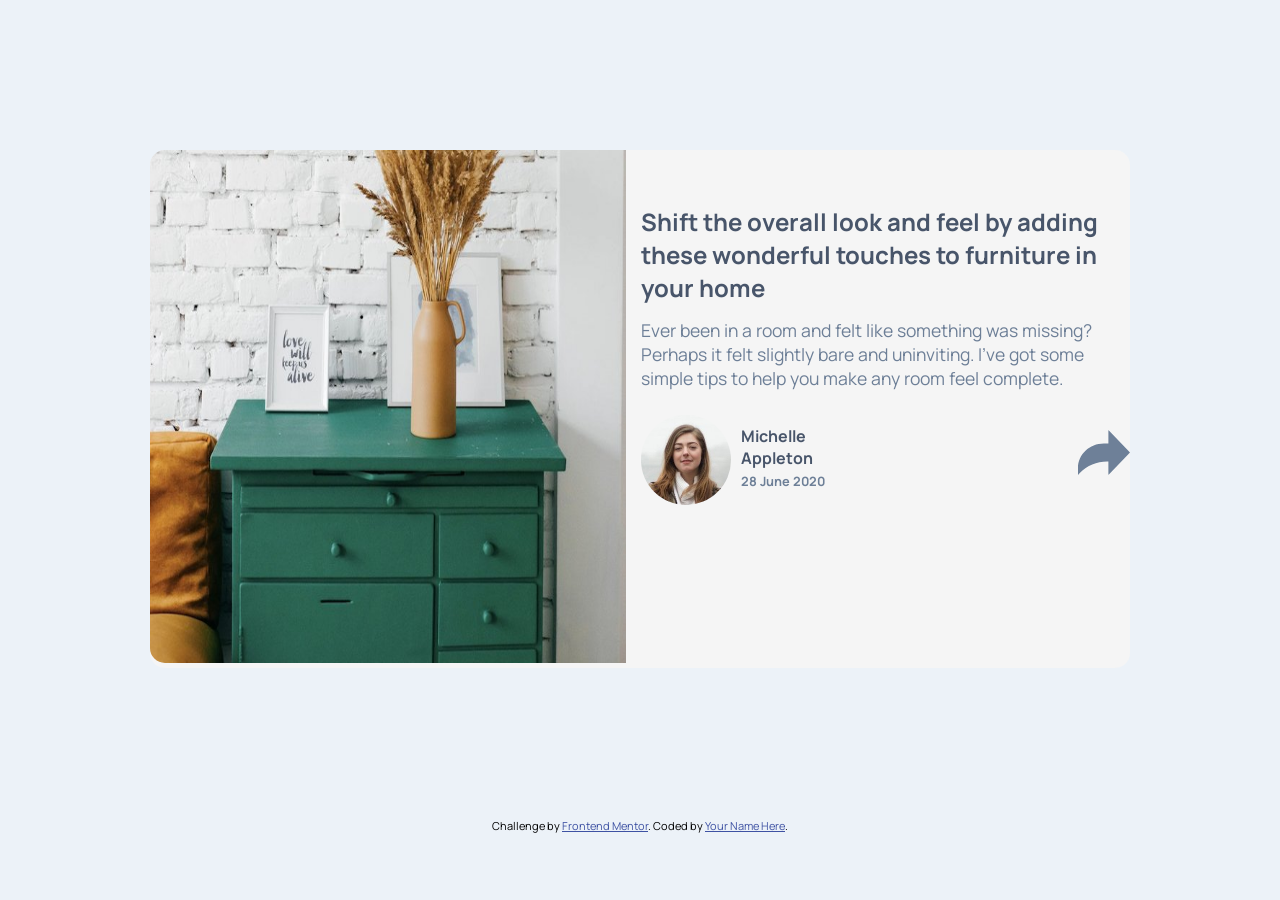
<file: article/index.html>
<!DOCTYPE html>
<html lang="en">
<head>
  <meta charset="UTF-8">
  <meta name="viewport" content="width=device-width, initial-scale=1.0">
  <link rel="icon" type="image/png" sizes="32x32" href="./images/favicon-32x32.png">
  <link rel="stylesheet" href="style.css">
  <title>Frontend Mentor | Article preview component</title>
</head>
<body>


  <article>
    <div class="card">
      <div class="image-container">
        <img src="./images/drawers.jpg" alt="drawers">
      </div>
      <div class="customer">
        <h3> Shift the overall look and feel by adding these wonderful touches to furniture in your home</h3>
        <p>Ever been in a room and felt like something was missing? Perhaps it felt slightly bare and uninviting. I’ve got some simple tips to help you make any room feel complete.</p>
      <div class="overlay">
      <div class="avatar">
        <img src="./images/avatar-michelle.jpg" alt="michelle">
        <h3>Michelle Appleton <br>
          <span>28 June 2020</span>
        </h3>
        <img src="./images/icon-share.svg" alt="share" class="share-btn">
      </div>
      <div class="social-media">
        <h3>Share</h3>
        <img src="./images/icon-facebook.svg" alt="" class="icons">
        <img src="./images/icon-twitter.svg" alt="" class="icons">
        <img src="./images/icon-pinterest.svg" alt="" class="icons">
        <img src="./images/icon-share.svg" alt="" class="share-btn-2 close-btn">
      </div>
      </div>
    </div>
  </article>
  <div class="attribution">
    Challenge by <a href="https://www.frontendmentor.io?ref=challenge" target="_blank">Frontend Mentor</a>. 
    Coded by <a href="#">Your Name Here</a>.
  </div>

  <script src="main.js"></script>
  
</body>
</html>
</file>
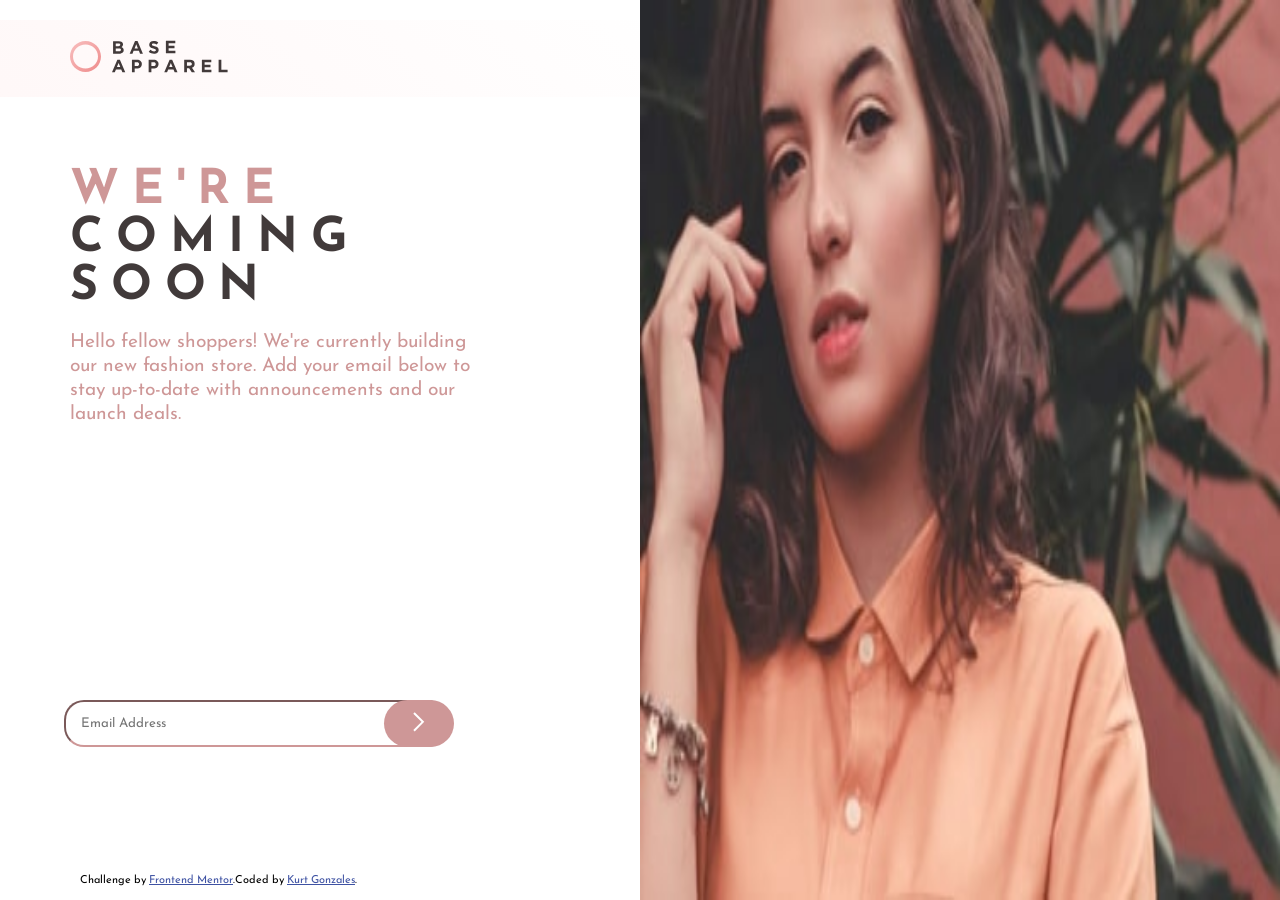
<file: baseapparel/index.html>
<!DOCTYPE html>
<html lang="en">
<head>
  <meta charset="UTF-8">
  <meta name="viewport" content="width=device-width, initial-scale=1.0">
  <link rel="icon" type="image/png" sizes="32x32" href="./images/favicon-32x32.png">
  <link rel="stylesheet" href="style.css">
  <title>Frontend Mentor | Base Apparel coming soon page</title>
</head>
<body>

  <section>
    <div class="main-container">
      <div class="logo">
      <img src="./images/logo.svg" alt="logo">
    </div>
    <div class="hero-image">
      <img src="./images/hero-mobile.jpg" alt="hero">
    </div>
    <div class="banner">
      <h1>We're <br>
        <span>coming</span> <br>
        <span>soon</span>
      </h1>
      <p> Hello fellow shoppers! We're currently building our new fashion store. Add your email below to stay up-to-date with announcements and our launch deals.</p>
    </div>
    <form class="form" id="form">
      <input type="text" placeholder="Email Address" id="email">
      <img src="./images/icon-error.svg" alt="error" class="icon">
      <small>Error</small>
      <button>
        <img src="./images/icon-arrow.svg" alt="icon">
      </button>
    </form>
  </div>
  </section>

  <footer>
    <p class="attribution">
      Challenge by <a href="https://www.frontendmentor.io?ref=challenge" target="_blank">Frontend Mentor</a>.Coded by <a href="#">Kurt Gonzales</a>.</p>
  </footer>

  <script src="main.js"></script>
</body>
</html>
</file>
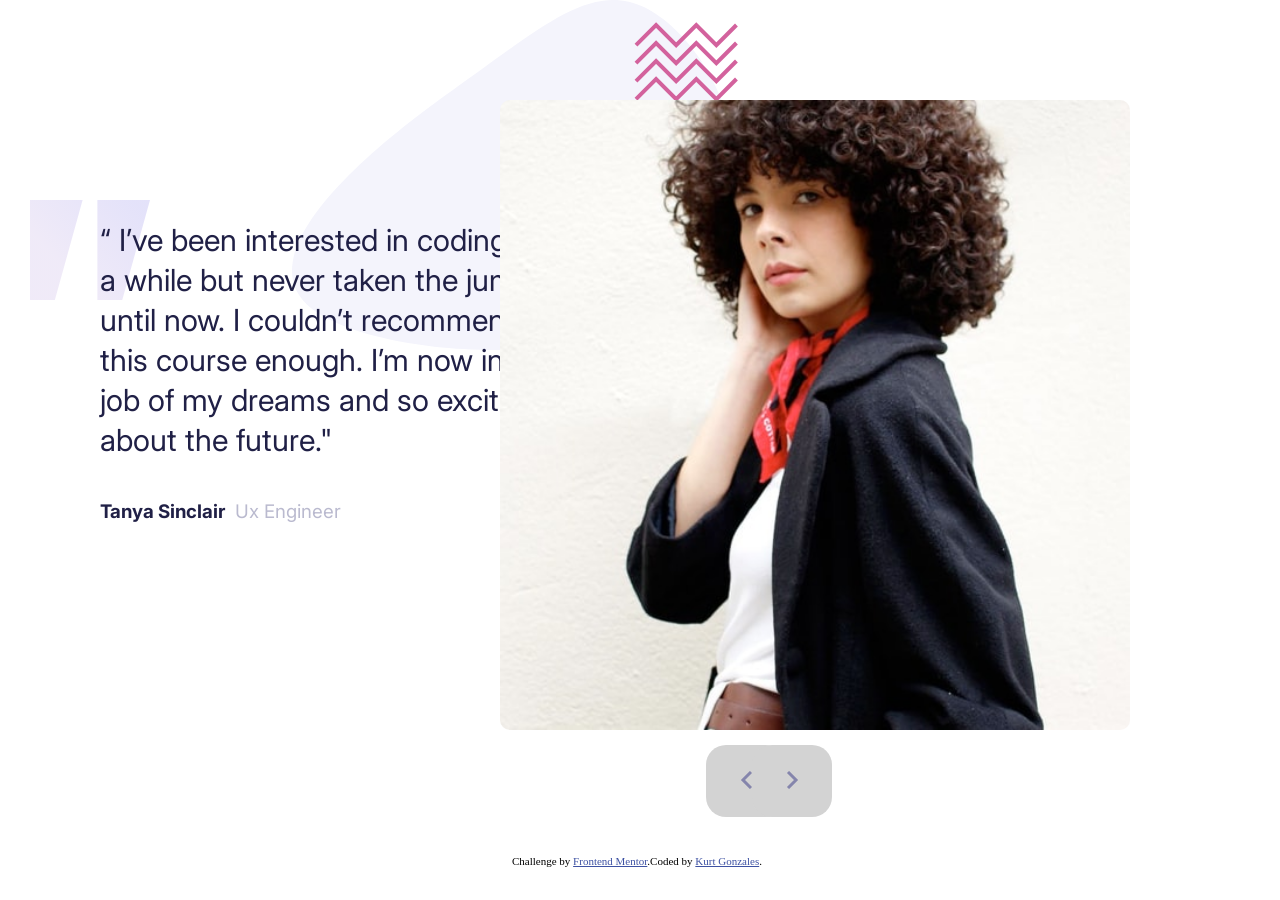
<file: bootcamp/index.html>
<!DOCTYPE html>
<html lang="en">

<head>
  <meta charset="UTF-8" />
  <meta name="viewport" content="width=device-width, initial-scale=1.0" />
  <link rel="icon" type="image/png" sizes="32x32" href="./images/favicon-32x32.png" />
  <link rel="stylesheet" href="style.css" />
  <title>Frontend Mentor | Coding Bootcamp Testimonials Slider</title>
</head>

<body>
  <section>
    <div class="slide-container">
      <div class="slider main">
        <div class="img-container">
          <img src="./images/image-tanya.jpg" alt="tanya" />
        </div>
        <div class="text-container">
          <h2>
            “ I’ve been interested in coding for a while but never taken the
            jump, until now. I couldn’t recommend this course enough. I’m now
            in the job of my dreams and so excited about the future."
          </h2>
          <h3>
            Tanya sinclair <br />
            <span>Ux engineer</span>
          </h3>
        </div>
      </div>
      <div class="slider">
        <div class="img-container">
          <img src="./images/image-john.jpg" alt="john" class="hidden-img" />
        </div>
        <div class="text-container">
          <h2>
            “ If you want to lay the best foundation possible l'd recommend
            taking this course. The depth the instructors go into is
            incredible. I now feel so confident about starting up as a
            professional developer. ”
          </h2>
          <h3>
            John tarkpor <br />
            <span>Junior front-end web developer</span>
          </h3>
        </div>
      </div>
    </div>
    <div class="btns">
      <button type="button" class="prev">
        <img src="./images/icon-prev.svg" alt="prev">
      </button>
      <button type="button" class="next">
        <img src="./images/icon-next.svg" alt="next">
      </button>
    </div>
  </section>
  <div class="attribution">
    Challenge by <a href="https://www.frontendmentor.io?ref=challenge" target="_blank">Frontend Mentor</a>.Coded by <a
      href="#">Kurt Gonzales</a>.
  </div>

  <script src="./main.js"></script>
</body>

</html>
</file>
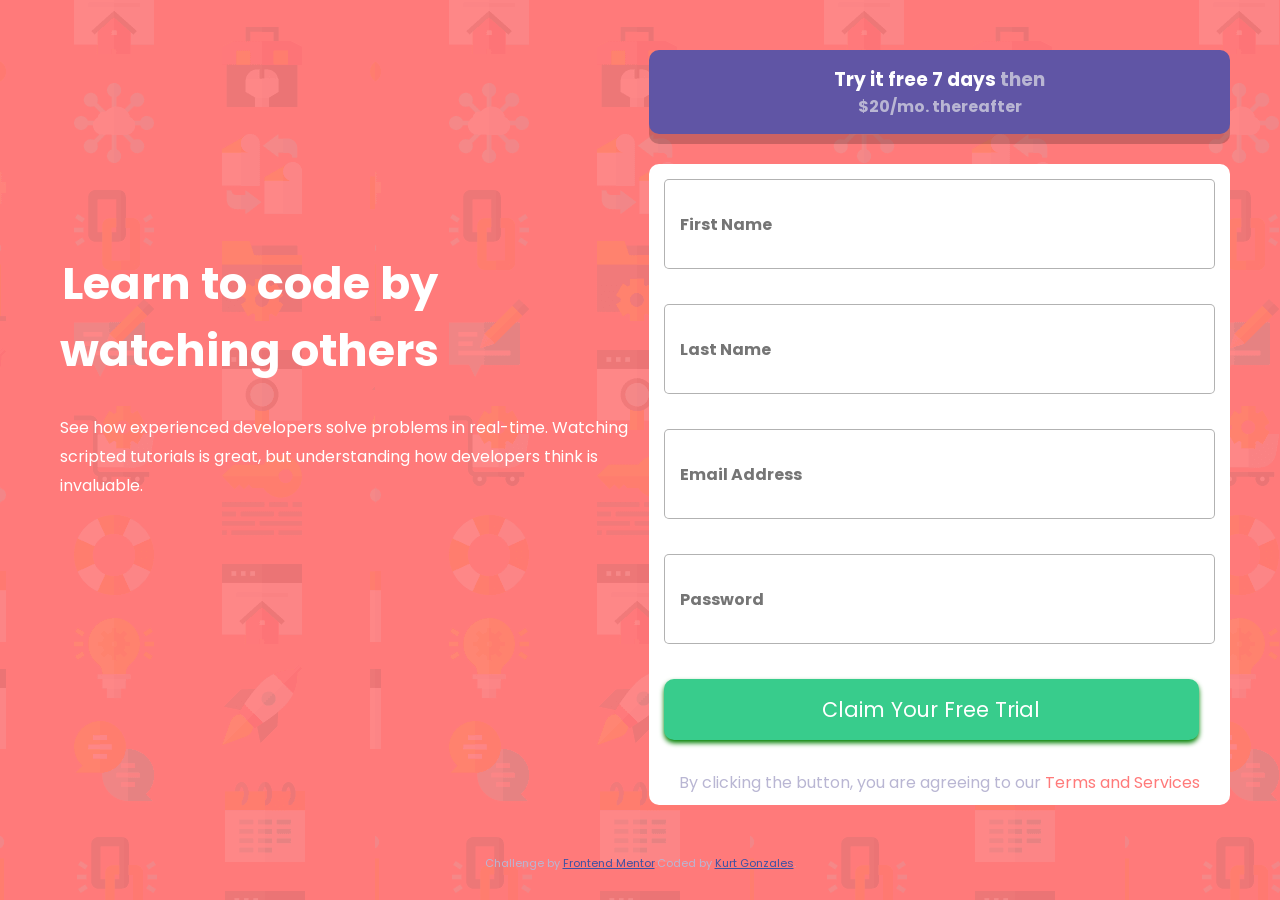
<file: clientsidevalidation/index.html>
<!DOCTYPE html>
<html lang="en">
<head>
  <meta charset="UTF-8">
  <meta name="viewport" content="width=device-width, initial-scale=1.0">
  <link rel="icon" type="image/png" sizes="32x32" href="./images/favicon-32x32.png">
  <link rel="stylesheet" href="style.css">
  <title>Frontend Mentor | Intro component with sign up form</title>
</head>
<body>

  <section>
    <div class="title">
      <h1>Learn to code by watching others</h1>
      <p>See how experienced developers solve problems in real-time. Watching scripted tutorials is great, but understanding how developers think is invaluable. </p>
    </div>
    <div class="form">
      <div class="banner">
        <h3>Try it free 7 days <span>then</span></h3>
        <h4>$20/mo. thereafter</h4>
      </div>
      <form id="form-submit">
      <div class="form-container" id="form-container">
      <div class="forms" id="forms">
        <input type="text" placeholder="First Name" id="firstname">
        <img src="./images/icon-error.svg" alt="error" class="hidden">
        <small>Error message</small>
      </div>
      <div class="forms" id="forms">
        <input type="text" placeholder="Last Name" id="lastname">
        <img src="./images/icon-error.svg" alt="error" class="hidden">
        <small>Error message</small>
      </div>
      <div class="forms" id="forms">
        <input type="text" placeholder="Email Address" id="emailaddress">
        <img src="./images/icon-error.svg" alt="error" class="hidden">
        <small>Error message</small>
      </div>
      <div class="forms" id="forms">
        <input type="password" placeholder="Password" id="password">
        <img src="./images/icon-error.svg" alt="error" class="hidden">
        <small>Error message</small>
      </div>
      <button>Claim your free trial</button>
      <p>By clicking the button, you are agreeing to our <span>Terms and Services</span></p>
     </div>
    </div>
  </form>
  </section>
  <footer>
    <p class="attribution">
      Challenge by <a href="https://www.frontendmentor.io?ref=challenge" target="_blank">Frontend Mentor</a>.Coded by <a href="#">Kurt Gonzales</a>.</p>
  </footer>

  <script src="./main.js"></script>
</body>
</html>
</file>
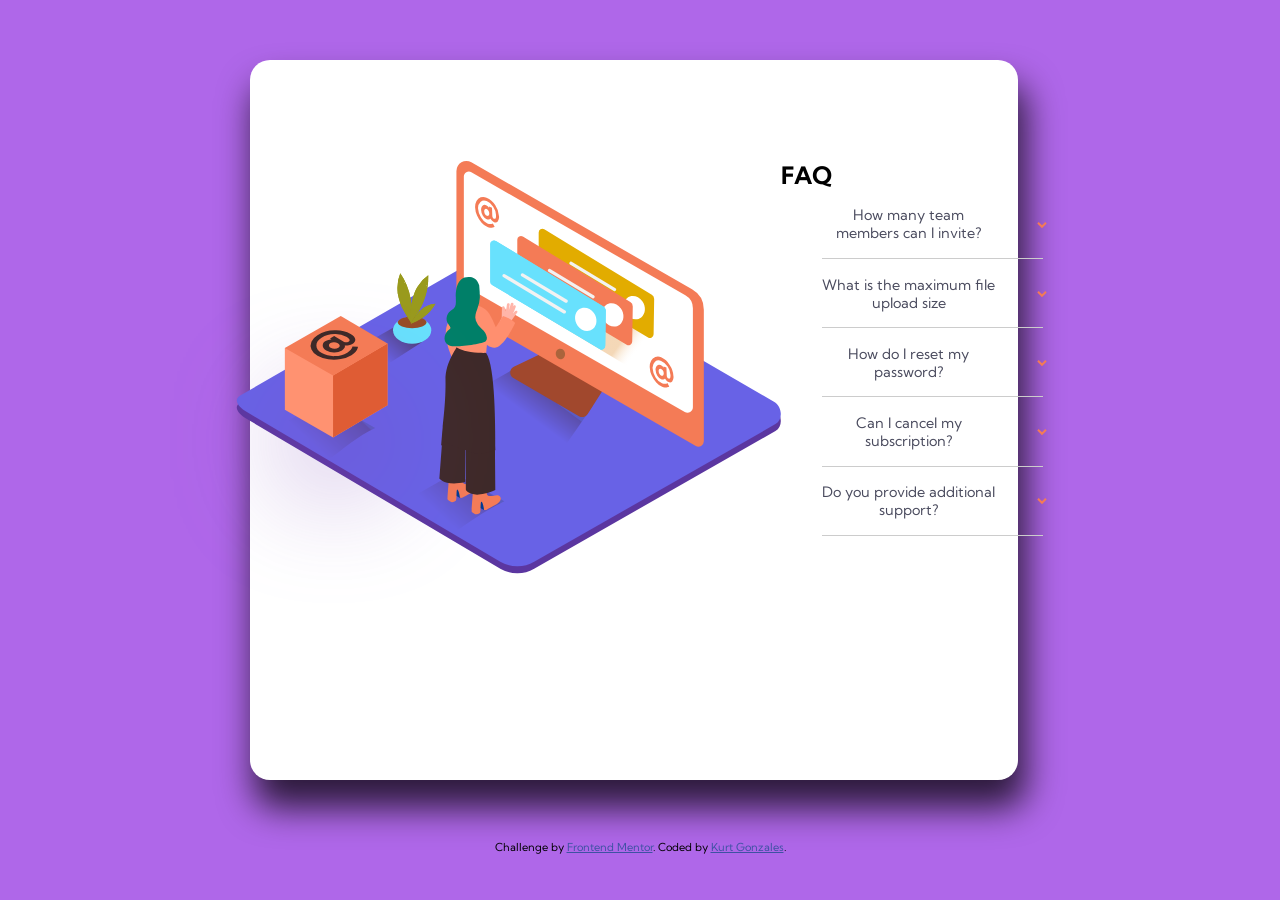
<file: faq-accordion/index.html>
<!DOCTYPE html>
<html lang="en">

<head>
  <meta charset="UTF-8">
  <meta name="viewport" content="width=device-width, initial-scale=1.0">
  <link rel="icon" type="image/png" sizes="32x32" href="./images/favicon-32x32.png">
  <title>Frontend Mentor | FAQ Accordion Card</title>
  <link rel="stylesheet" href="style.css">
</head>

<body>

  <section>
    <div class="card">
      <div class="img-container">
        <img src="./images/illustration-woman-online-mobile.svg" alt="wmn">
      </div>
      <div class="text-container">
        <h2>faq</h2>
        <div class="questions">
          <div class="question-1">
            <p>How many team members can I invite?</p>
            <button type="button" class="btn-show">
              <img src="./images/icon-arrow-down.svg" alt="" class="btn-down right">
              <img src="./images/icon-arrow-down.svg" alt="" class="btn-up">
            </button>
          </div>
          <div class="hidden-answer">
            <p>You can invite up to 2 additional users on the Free plan. There is no limit on team members for the Premium plan</p>
          </div>
          <div class="seperator"></div>
        </div>
        <div class="questions">
          <div class="question-2">
            <p>What is the maximum file upload size</p>
            <button type="button" class="btn-show">
              <img src="./images/icon-arrow-down.svg" alt="" class="btn-down">
              <img src="./images/icon-arrow-down.svg" alt="" class="btn-up">
            </button>
          </div>
          <div class="hidden-answer">
            <p>No more than 2GB. All files in your account must fit your allotted storage space.</p>
          </div>
          <div class="seperator"></div>
        </div>
        <div class="questions">
          <div class="question-3">
            <p>How do I reset my password?</p>
            <button type="button" class="btn-show">
              <img src="./images/icon-arrow-down.svg" alt="" class="btn-down">
              <img src="./images/icon-arrow-down.svg" alt="" class="btn-up">
            </button>
          </div>
          <div class="hidden-answer">
            <p>Click “Forgot password” from the login page or “Change password” from your profile page. A reset link will be emailed to you.</p>
          </div>
          <div class="seperator"></div>
        </div>
        <div class="questions">
          <div class="question-4">
            <p>Can I cancel my subscription?</p>
            <button type="button" class="btn-show">
              <img src="./images/icon-arrow-down.svg" alt="" class="btn-down">
              <img src="./images/icon-arrow-down.svg" alt="" class="btn-up">
            </button>
          </div>
          <div class="hidden-answer">
            <p>Yes! Send us a message and we’ll process your request no questions asked.</p>
          </div>
          <div class="seperator"></div>
        </div>
        <div class="questions">
          <div class="question-5">
            <p>Do you provide additional support?</p>
            <button type="button" class="btn-show">
              <img src="./images/icon-arrow-down.svg" alt="" class="btn-down">
              <img src="./images/icon-arrow-down.svg" alt="" class="btn-up">
            </button>
          </div>
          <div class="hidden-answer">
            <p>Chat and email support is available 24/7. Phone lines are open during normal business hours.</p>
          </div>
          <div class="seperator"></div>
        </div>
      </div>
  </section>
  <div class="attribution">
    Challenge by <a href="https://www.frontendmentor.io?ref=challenge" target="_blank">Frontend Mentor</a>.
    Coded by <a href="#">Kurt Gonzales</a>.
  </div>

  <script src="main.js"></script>
</body>

</html>
</file>
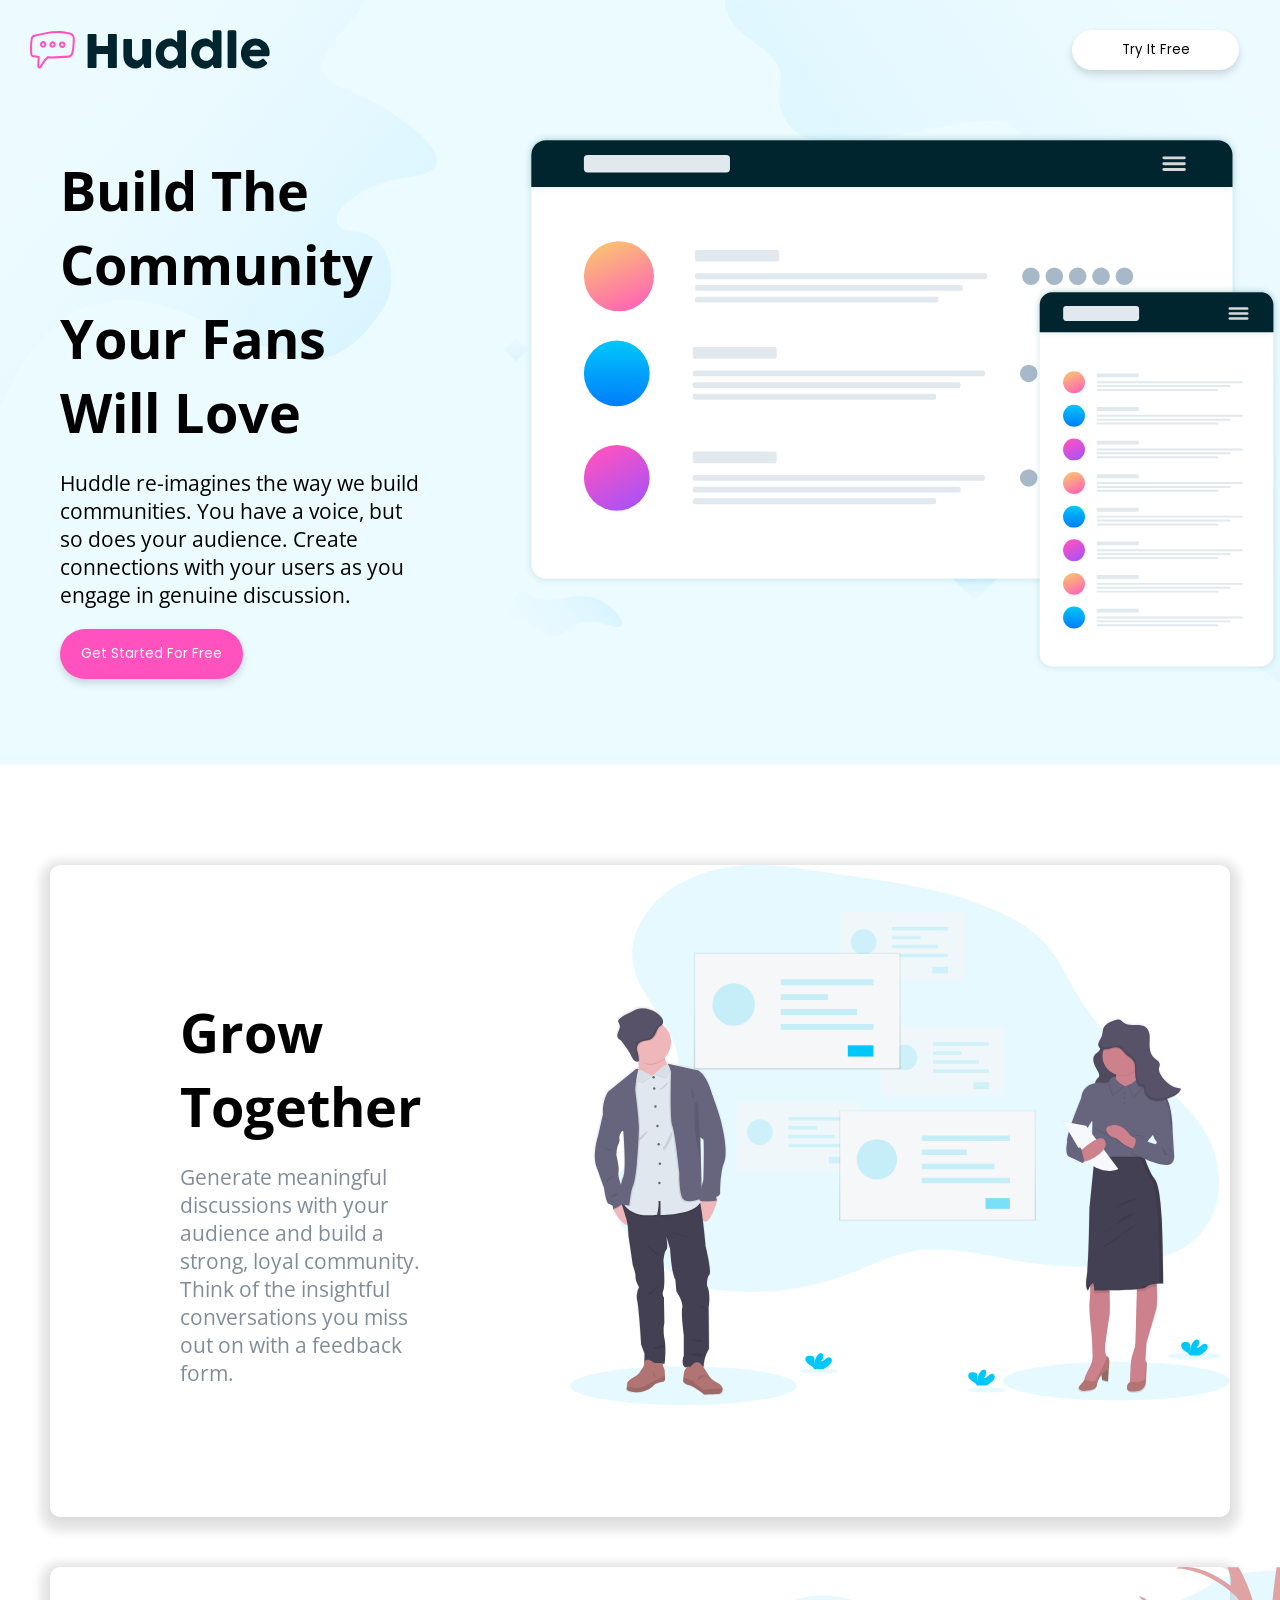
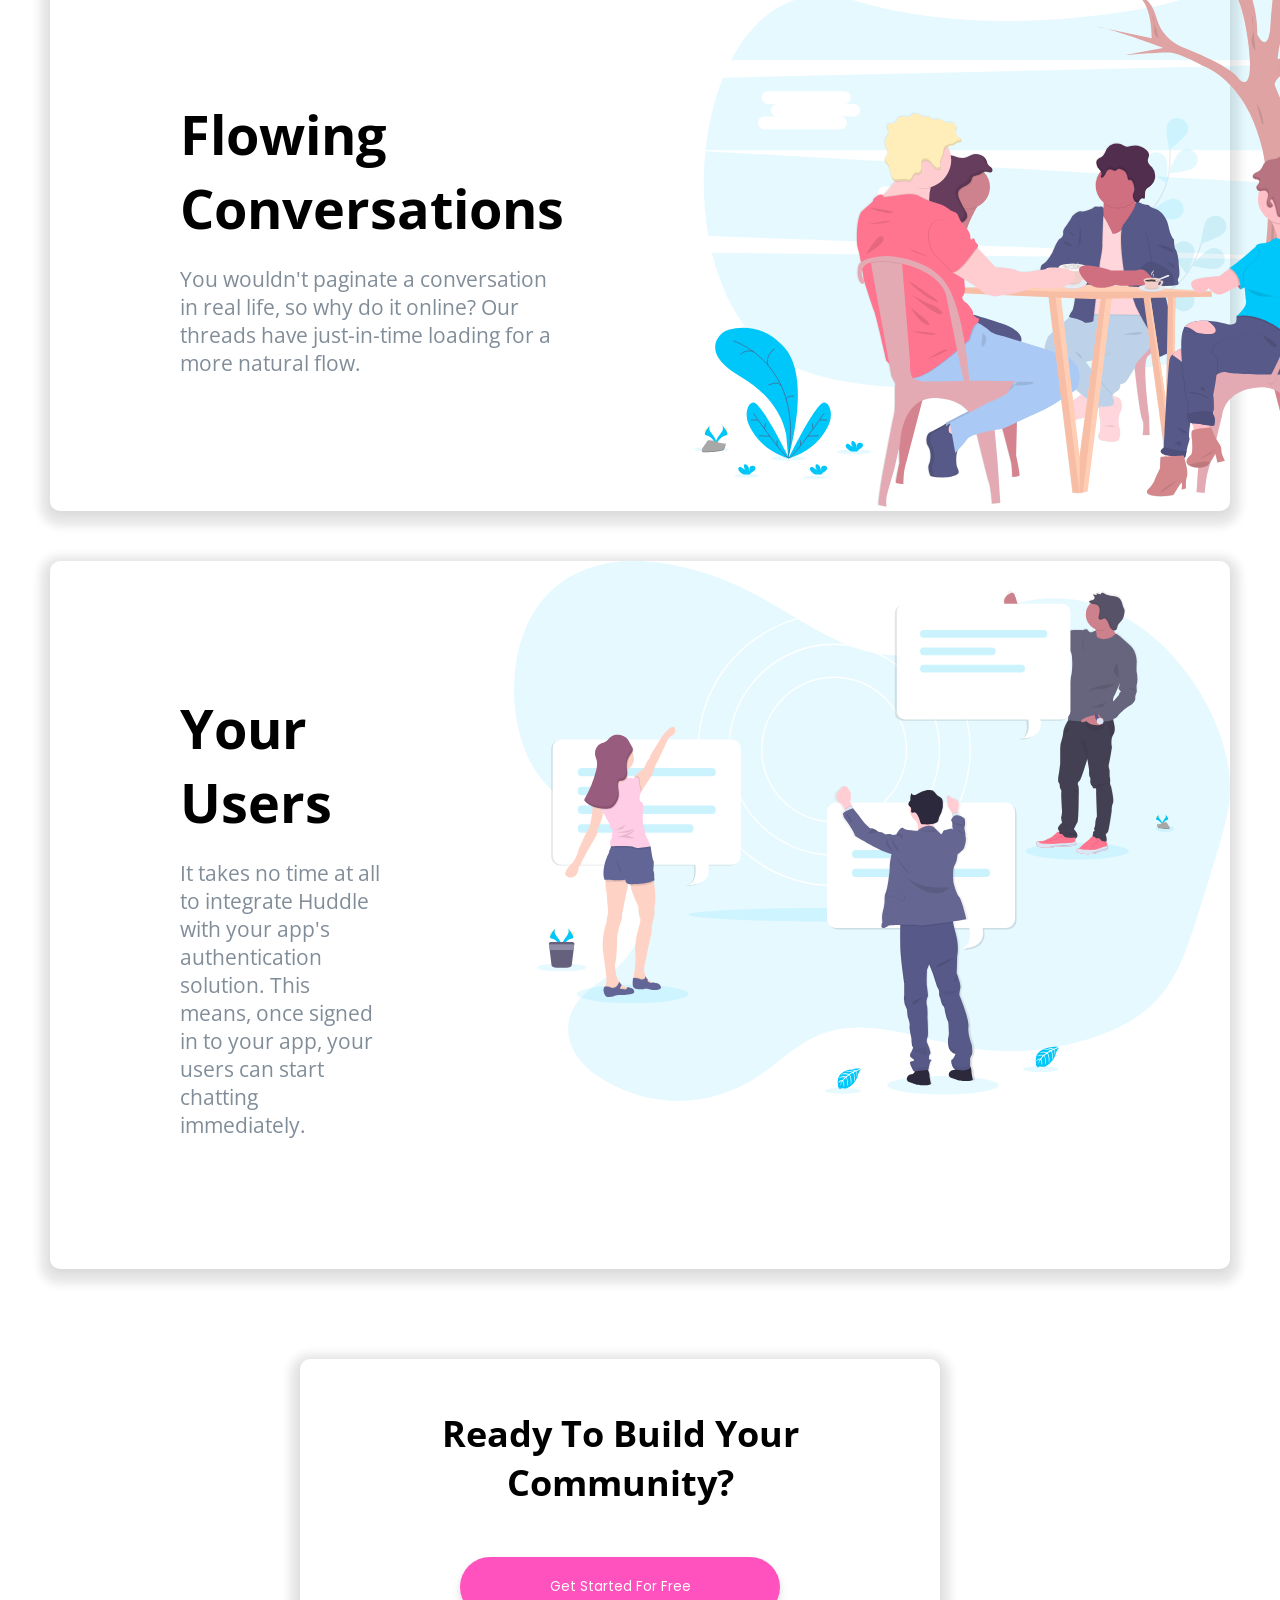
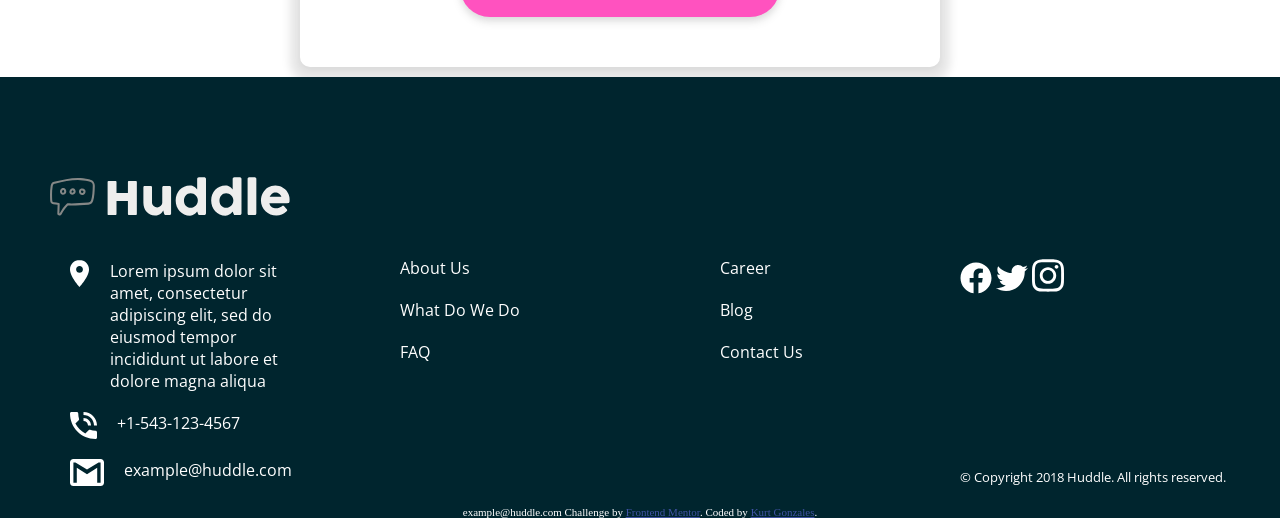
<file: huddle/index.html>
<!DOCTYPE html>
<html lang="en">
  <head>
    <meta charset="UTF-8" />
    <meta name="viewport" content="width=device-width, initial-scale=1.0" />
    <link
      rel="icon"
      type="image/png"
      sizes="32x32"
      href="./images/favicon-32x32.png"
    />
    <title>
      Frontend Mentor | Huddle landing page with alternating feature blocks
    </title>
    <link rel="stylesheet" href="style.css" />
  </head>
  <body>
    <header>
      <div class="logo-btn">
        <div class="logo">
          <img src="./images/logo.svg" alt="logo" />
        </div>
        <div class="btn">
          <button>Try it free</button>
        </div>
      </div>
      <div class="header-content">
        <div class="banner">
          <h1>Build The Community Your Fans Will Love</h1>
          <p>
            Huddle re-imagines the way we build communities. You have a voice,
            but so does your audience. Create connections with your users as you
            engage in genuine discussion.
          </p>
          <div class="btn-2">
            <button>Get Started For Free</button>
          </div>
        </div>
        <div class="hero-img">
          <img src="./images/illustration-mockups.svg" alt="" />
        </div>
      </div>
    </header>

    <section>
      <div class="flex">
        <div class="article">
          <h2>Grow Together</h2>
          <p>
            Generate meaningful discussions with your audience and build a
            strong, loyal community. Think of the insightful conversations you
            miss out on with a feedback form.
          </p>
        </div>
        <div class="article-img">
          <img
            src="./images/illustration-grow-together.svg"
            alt="illustration-grow-together"
          />
        </div>
      </div>

      <div class="flex">
        <div class="article">
          <h2>Flowing Conversations</h2>
          <p>
            You wouldn't paginate a conversation in real life, so why do it
            online? Our threads have just-in-time loading for a more natural
            flow.
          </p>
        </div>
        <div class="article-img">
          <img
            src="./images/illustration-flowing-conversation.svg"
            alt="illustration-flowing-conversation"
          />
        </div>
      </div>

      <div class="flex">
        <div class="article">
          <h2>Your Users</h2>
          <p>
            It takes no time at all to integrate Huddle with your app's
            authentication solution. This means, once signed in to your app,
            your users can start chatting immediately.
          </p>
        </div>
        <div class="article-img">
          <img
            src="./images/illustration-your-users.svg"
            alt="illustration-your-users"
          />
        </div>
      </div>

      <div class="community">
        <div class="question">
          <h3>Ready To Build Your Community?</h3>
        </div>
        <div class="btn-3">
          <button>Get Started For Free</button>
        </div>
      </div>
    </section>

    <footer>
      <div class="grid">
        <div class="grid-1">
          <div class="logo-2">
            <img src="./images/logo.svg" alt="logo" />
          </div>
          <div class="icons">
            <img src="./images/icon-location.svg" alt="icon-location" />
            <p>
              Lorem ipsum dolor sit amet, consectetur adipiscing elit, sed do
              eiusmod tempor incididunt ut labore et dolore magna aliqua
            </p>
          </div>
          <div class="icons">
            <img src="./images/icon-phone.svg" alt="icon-phone" />
            <p>+1-543-123-4567</p>
          </div>
          <div class="icons">
            <img src="./images/icon-email.svg" alt="icon-email" />
            <p>example@huddle.com</p>
          </div>
        </div>

        <div class="grid-2">
          <ul>
            <li>About us</li>
            <li>What do we do</li>
            <li>FAQ</li>
          </ul>
        </div>

        <div class="grid-3">
          <ul>
            <li>Career</li>
            <li>Blog</li>
            <li>Contact us</li>
          </ul>
        </div>

        <div class="grid-4">
          <div class="social-media">
            <img src="./images/facebook-brands (1).svg" alt="facebook-brands" />
            <img src="./images/twitter-brands.svg" alt="twitter-brands" />
            <img src="./images/instagram-brands.svg" alt="instagram-brands" />
          </div>
          <div class="copyright">
            <p>&copy; Copyright 2018 Huddle. All rights reserved.</p>
          </div>
        </div>
      </div>
      <p class="attribution">
        example@huddle.com Challenge by
        <a href="https://www.frontendmentor.io?ref=challenge" target="_blank"
          >Frontend Mentor</a
        >. Coded by <a href="#">Kurt Gonzales</a>.
      </p>
    </footer>
  </body>
</html>
</file>
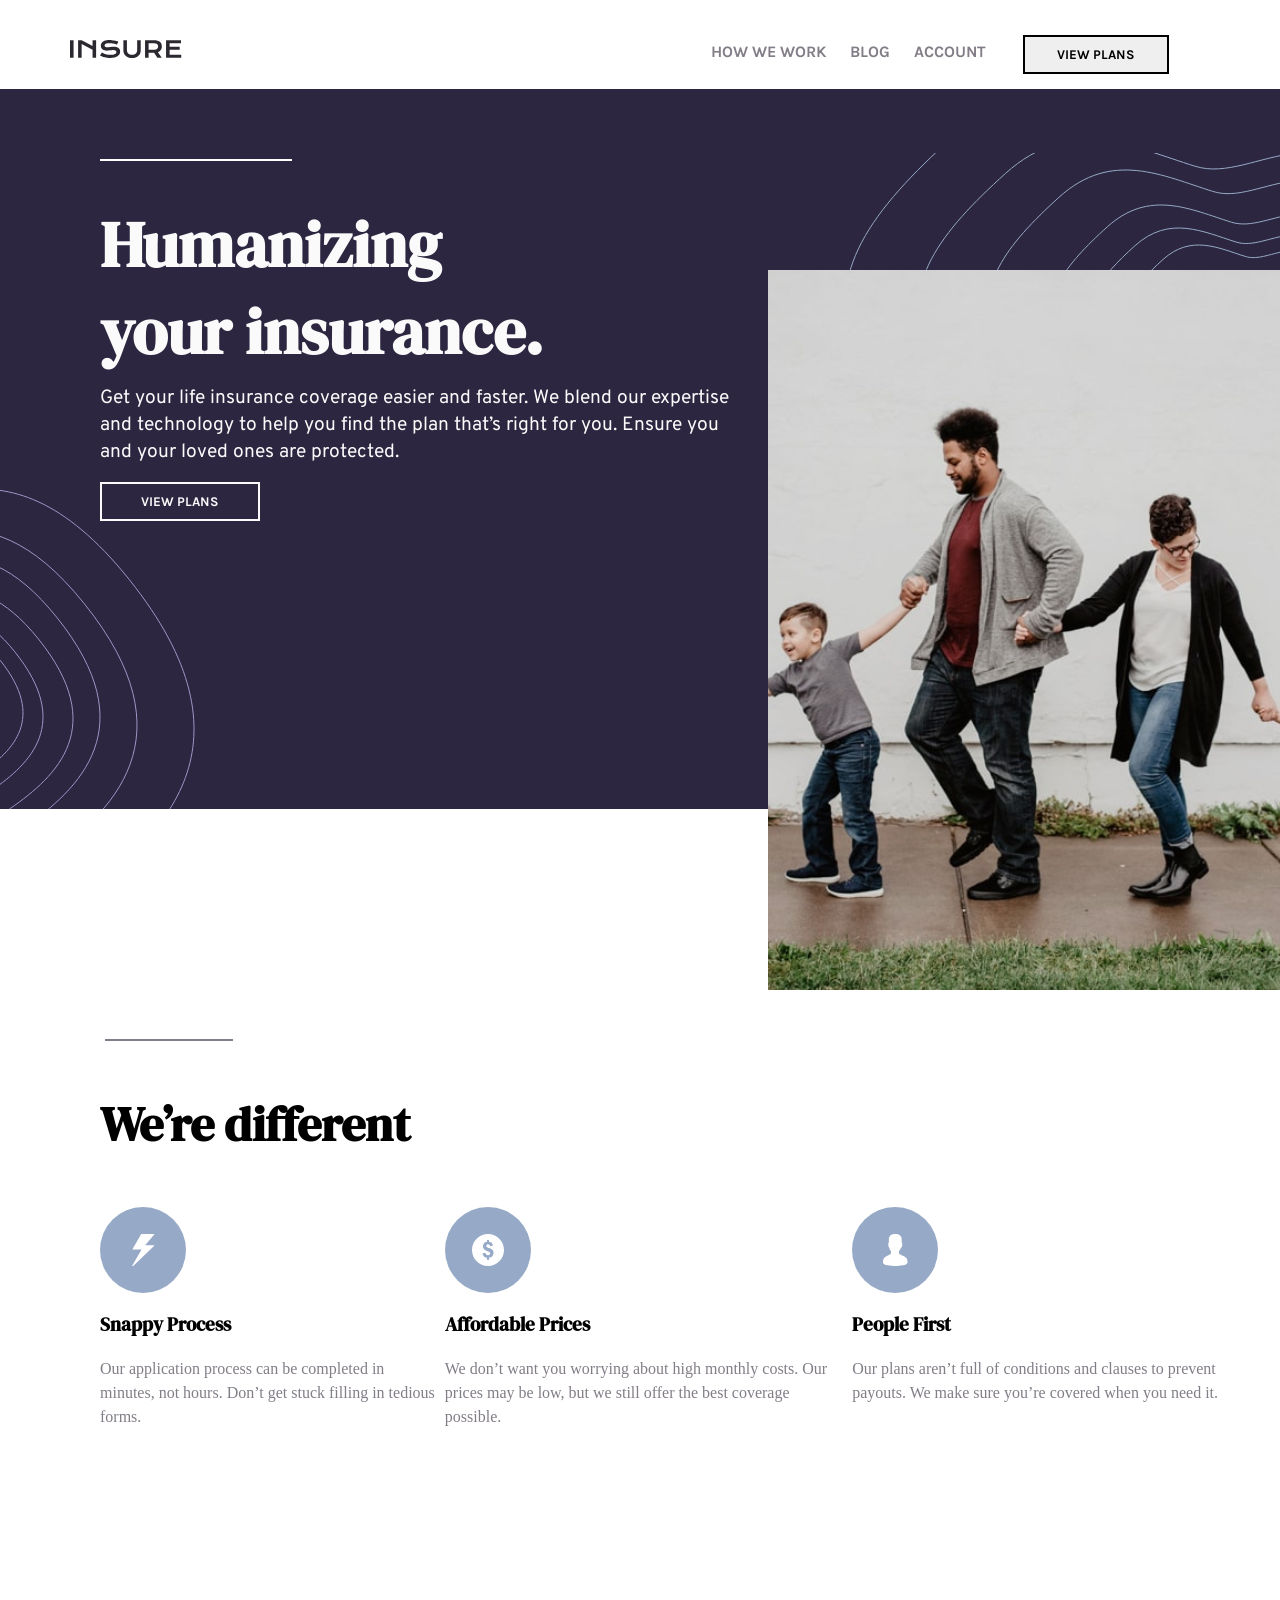
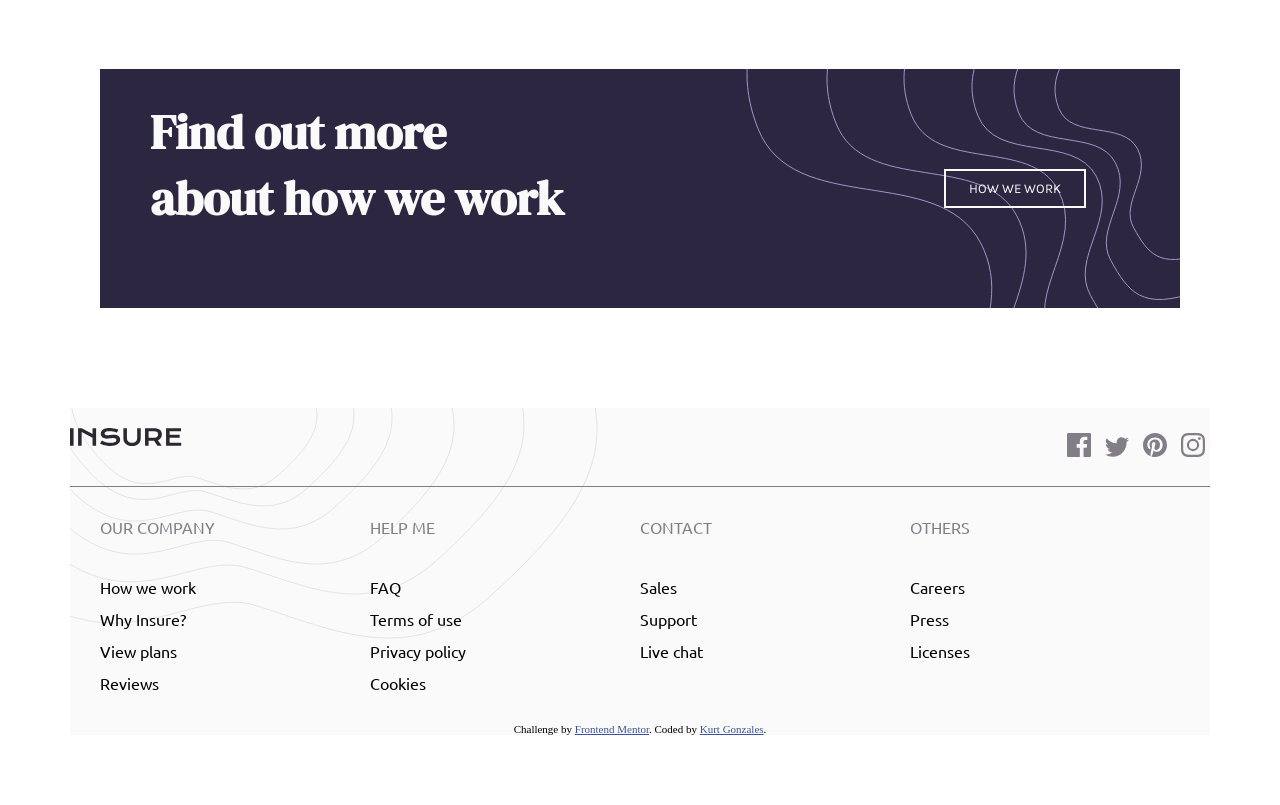
<file: insure/index.html>
<!DOCTYPE html>
<html lang="en">

<head>
  <meta charset="UTF-8">
  <meta name="viewport" content="width=device-width, initial-scale=1.0">
  <link rel="icon" type="image/png" sizes="32x32" href="./images/favicon-32x32.png">
  <title>Frontend Mentor | Insure landing page</title>
  <link rel="stylesheet" href="style.css">
</head>

<body>

  <nav>
    <div class="logo">
      <img src="./images/logo.svg" alt="logo">
    </div>
    <div class="hamburger-toggle" id="hamburger-toggle">
      <button>
        <img src="./images/icon-hamburger.svg" alt="hamburger-toggle">
      </button>
    </div>
    <div class="nav-links" id="nav-links">
      <ul>
        <li>How we work</li>
        <li>Blog</li>
        <li>Account</li>
      </ul>
      <div class="button">
        <button>View plans</button>
      </div>
    </div>
  </nav>

  <header>
    <div class="right">
      <div class="left">
        <div class="banner">
          <div class="heading">
            <div class="border"></div>
            <h1>Humanizing <br> your insurance.</h1>
            <p>Get your life insurance coverage easier and faster. We blend our expertise
              and technology to help you find the plan that’s right for you. Ensure you
              and your loved ones are protected.</p>
            <div class="button-2">
              <button>View plans</button>
            </div>
          </div>
          <div class="banner-img">
            <img src="./images/image-intro-desktop.jpg" alt="image-intro-desktop">
          </div>
        </div>

  </header>

  <section>
    <div class="heading-2">
      <div class="border-2"></div>
      <h2>We’re different</h2>
      <div class="flex-items">
        <div class="icons">
          <img src="./images/icon-snappy-process.svg" alt="icon-snappy-process">
          <h3>Snappy Process</h3>
          <p>Our application process can be completed in minutes, not hours. Don’t get
            stuck filling in tedious forms.</p>
        </div>
        <div class="icons">
          <img src="./images/icon-affordable-prices.svg" alt="icon-affordable-prices">
          <h3>Affordable Prices</h3>
          <p>We don’t want you worrying about high monthly costs. Our prices may be low,
            but we still offer the best coverage possible.</p>
        </div>
        <div class="icons">
          <img src="./images/icon-people-first.svg" alt="icon-people-first">
          <h3>People First</h3>
          <p>Our plans aren’t full of conditions and clauses to prevent payouts. We make
            sure you’re covered when you need it.</p>
        </div>
      </div>
    </div>
  </section>

  <section>
    <div class="flex-items-2">
      <div class="heading-3">
        <h3>Find out more <br> about how we work</h3>
      </div>
      <div class="button-3">
        <button>How we work</button>
      </div>
    </div>
  </section>

  <footer>
    <div class="flex-footer">
      <div class="logo-2">
        <img src="./images/logo.svg" alt="logo">
      </div>
      <div class="soc-med">
        <img src="./images/icon-facebook.svg" alt="icon-facebook">
        <img src="./images/icon-twitter.svg" alt="icon-twitter">
        <img src="./images/icon-pinterest.svg" alt="icon-pinterest">
        <img src="./images/icon-instagram.svg" alt="icon-instagram">
      </div>
    </div>
    <div class="border-3"></div>
    <div class="grid-container">
      <div class="grid-1">
        <p>Our company</p>
        <ul>
          <li>How we work</li>
          <li>Why Insure?</li>
          <li>View plans</li>
          <li>Reviews</li>
        </ul>
      </div>
      <div class="grid-2">
        <p>Help me</p>
        <ul>
          <li>FAQ</li>
          <li>Terms of use</li>
          <li>Privacy policy</li>
          <li>Cookies</li>
        </ul>
      </div>
      <div class="grid-3">
        <p>Contact</p>
        <ul>
          <li>Sales</li>
          <li>Support</li>
          <li>Live chat</li>
        </ul>
      </div>
      <div class="grid-4">
        <p>Others</p>
        <ul>
          <li>Careers</li>
          <li>Press</li>
          <li>Licenses</li>
        </ul>
      </div>
    </div>
    <div class="attribution">
      Challenge by <a href="https://www.frontendmentor.io?ref=challenge" target="_blank">Frontend Mentor</a>.
      Coded by <a href="#">Kurt Gonzales</a>.
    </div>
  </footer>

  <script src="main.js"></script>
</body>

</html>
</file>
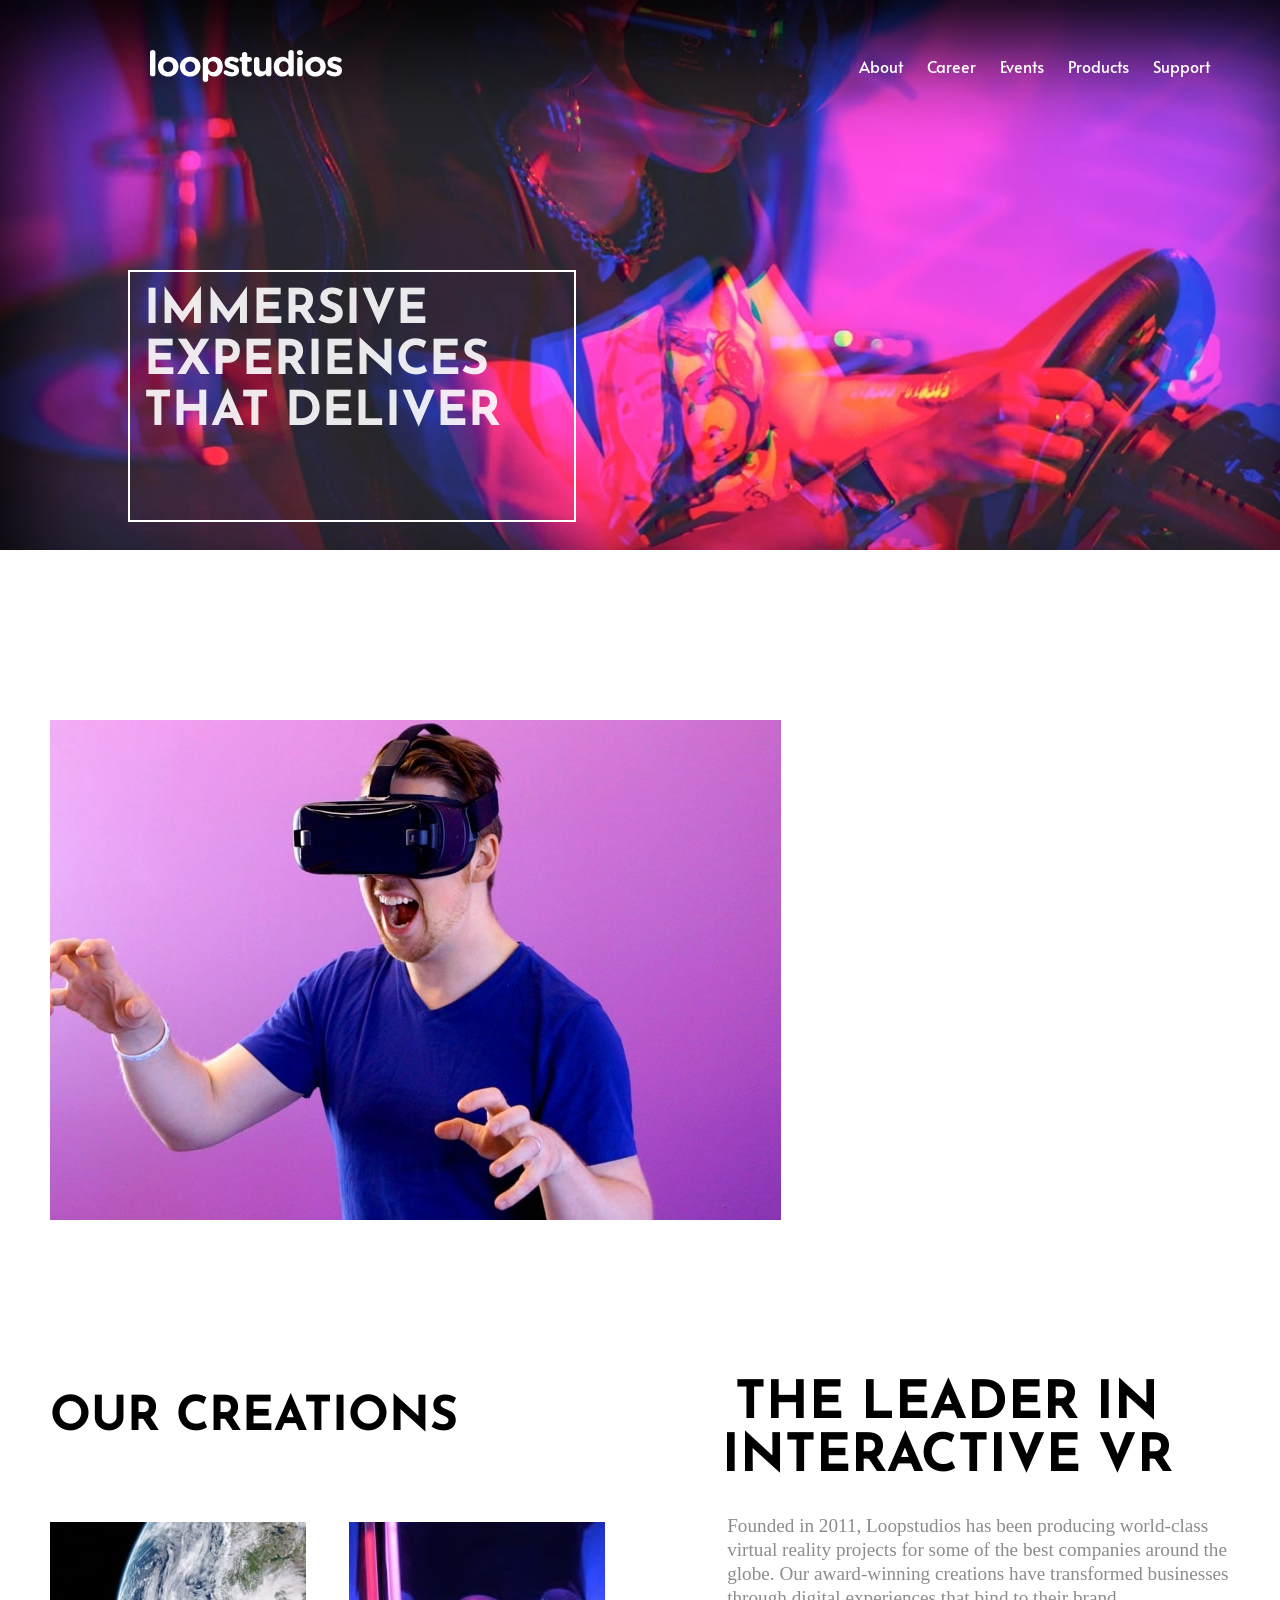
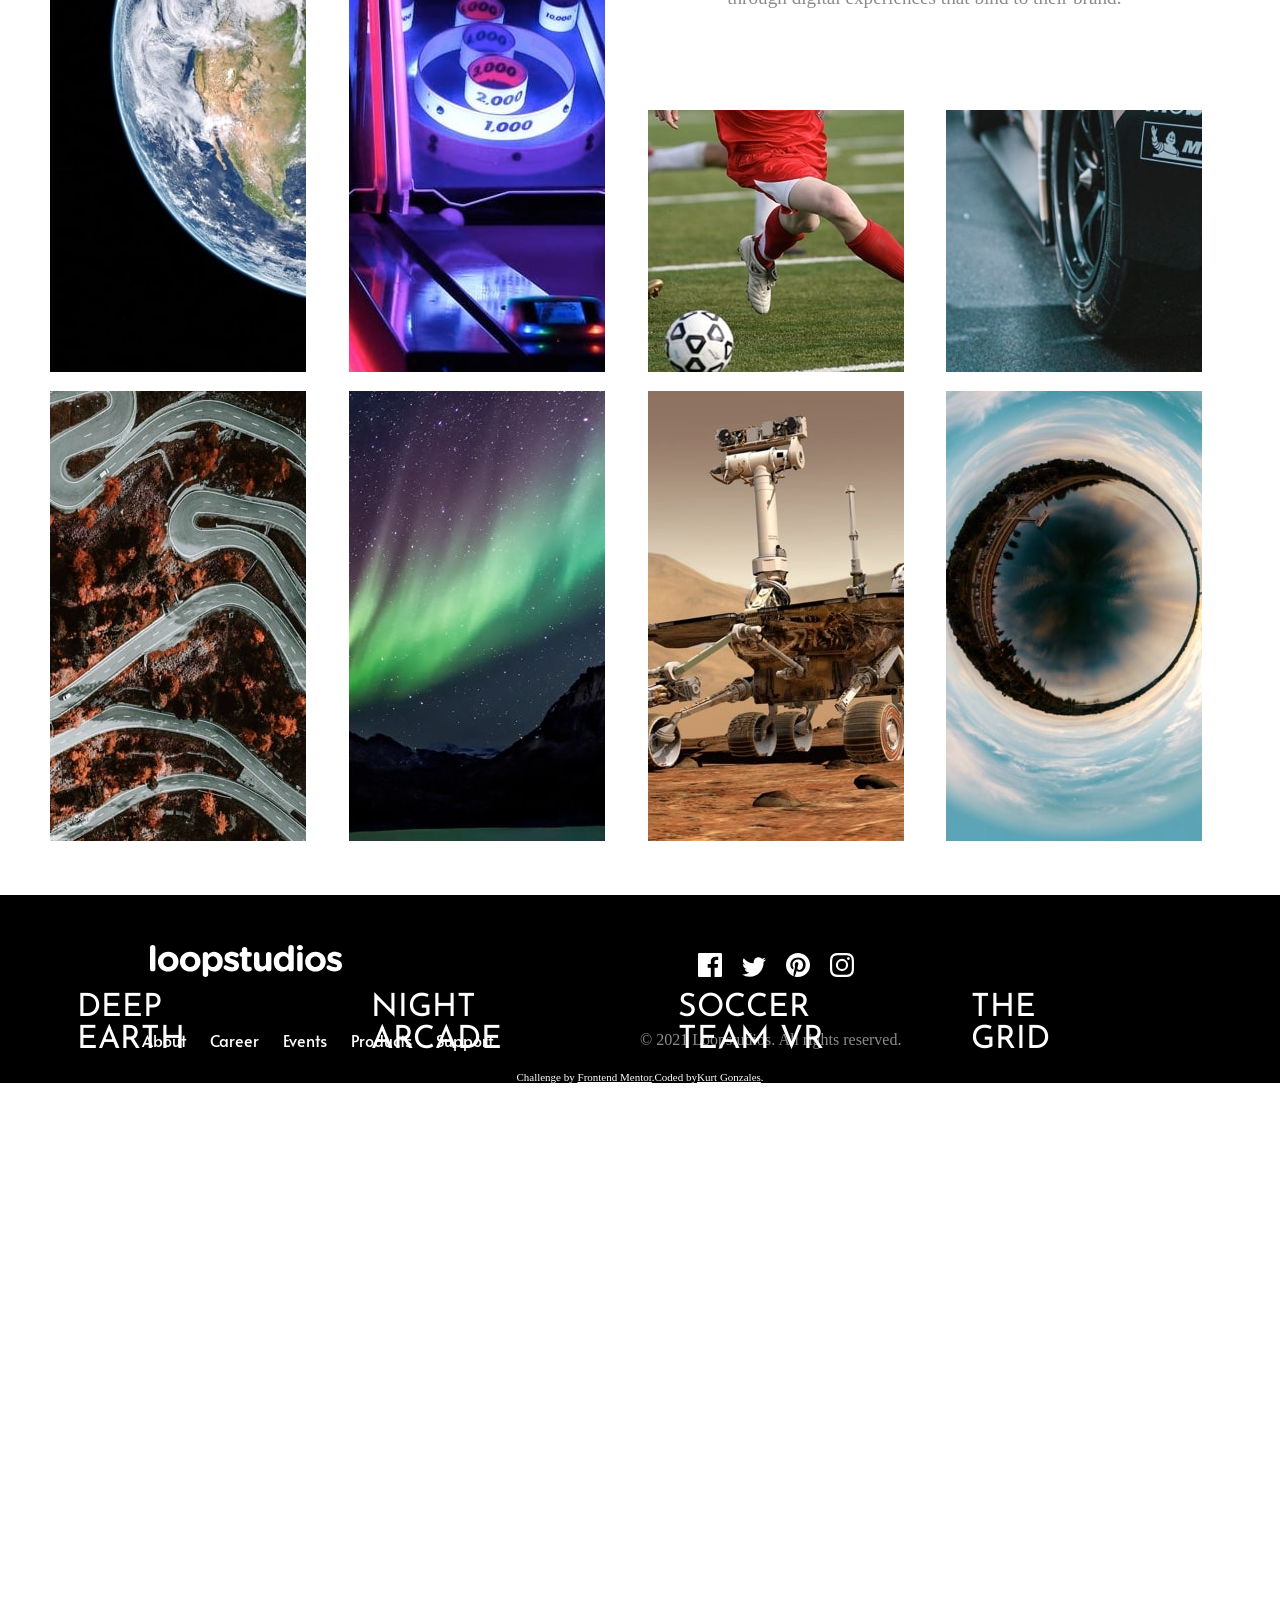
<file: loopstudio/index.html>
<!DOCTYPE html>
<html lang="en">
  <head>
    <meta charset="UTF-8" />
    <meta name="viewport" content="width=device-width, initial-scale=1.0" />
    <link
      rel="icon"
      type="image/png"
      sizes="32x32"
      href="./images/favicon-32x32.png"
    />
    <link rel="stylesheet" href="style.css" />
    <title>Frontend Mentor | Loopstudios landing page</title>
  </head>
  <body>
    <header class="header">
      <nav class="nav" id="nav">
        <a href="loopstudios">
          <div class="logo">
            <img src="./images/logo.svg" alt="logo" /></div
        ></a>
        <ul>
          <a href="about"><li class="links">About</li></a>
          <a href="career"><li class="links">Career</li></a>
          <a href="links"><li class="links">Events</li></a>
          <a href="products"><li class="links">Products</li></a>
          <a href="support"><li class="links">Support</li></a>
        </ul>
        <div class="hamburger-toggle" id="hamburger-toggle">
          <img src="./images/icon-hamburger.svg" alt="hamburger" />
        </div>
        <div class="close-btn" id="close">
          <img src="./images/icon-close.svg" alt="close">
        </div>
        <div class="header-content">
          <h1>
            Immersive <br />
            experiences <br />
            that deliver
          </h1>
        </div>
      </nav>
    </header>

    <main>
      <div class="interactive-img">
        <img src="./images/desktop/image-interactive.jpg" alt="interactive" />
      </div>
      <div class="interactive-content">
        <h2>
          The leader in <br />
          interactive vr
        </h2>
        <p>
          Founded in 2011, Loopstudios has been producing world-class virtual
          reality projects for some of the best companies around the globe. Our
          award-winning creations have transformed businesses through digital
          experiences that bind to their brand.
        </p>
        </div>
      
      <div class="creation">
        <h3>Our creations</h3>
        <div class="btn">
          <button>See all</button>
        </div>
      </div>

      <div class="grid-container">
        <div class="grid-item-1">
          <img src="./images/desktop/image-deep-earth.jpg" alt="deep-earth" />
          <p>Deep<br />earth</p>
        </div>
        <div class="grid-item-2">
          <img
            src="./images/desktop/image-night-arcade.jpg"
            alt="night-arcade"
          />
          <p>Night<br />arcade</p>
        </div>
        <div class="grid-item-3">
          <img src="./images/desktop/image-soccer-team.jpg" alt="soccer-team" />
          <p>
            Soccer <br />
            team VR
          </p>
        </div>
        <div class="grid-item-4">
          <img src="./images/desktop/image-grid.jpg" alt="grid" />
          <p>The<br />grid</p>
        </div>
        <div class="grid-item-5">
          <img src="./images/desktop/image-from-above.jpg" alt="from-above" />
          <p>From up<br />above VR</p>
        </div>
        <div class="grid-item-6">
          <img
            src="./images/desktop/image-pocket-borealis.jpg"
            alt="pocket-borealis"
          />
          <p>Pocket<br />borealis</p>
        </div>
        <div class="grid-item-7">
          <img src="./images/desktop/image-curiosity.jpg" alt="curiosity" />
          <p>The<br />curiosity</p>
        </div>
        <div class="grid-item-8">
          <img src="./images/desktop/image-fisheye.jpg" alt="fisheye" />
          <p>Make it<br />fisheye</p>
        </div>
      </div>

      <div class="mobile-img">
        <div class="mobile-img-1">
          <img src="./images/mobile/image-deep-earth.jpg" alt="deep-earth">
          <p>Deep<br/>earth</p>
        </div>
        <div class="mobile-img-2">
          <img src="./images/mobile/image-night-arcade.jpg" alt="night-arcade">
          <p>Night<br/>arcade</p>
        </div>
        <div class="mobile-img-3">
          <img src="./images/mobile/image-soccer-team.jpg" alt="soccer-team">
          <p>Soccer<br/>team VR</p>
        </div>
        <div class="mobile-img-4">
          <img src="./images/mobile/image-grid.jpg" alt="image-grid">
          <p>The<br/>grid</p>
        </div>
        <div class="mobile-img-5">
          <img src="./images/mobile/image-from-above.jpg" alt="from-above">
          <p>From up <br/>above VR</p>
        </div>
        <div class="mobile-img-6">
          <img src="./images/mobile/image-pocket-borealis.jpg" alt="pocket-borealis">
          <p>Pocket<br/>borealis</p>
        </div>
        <div class="mobile-img-7">
          <img src="./images/mobile/image-curiosity.jpg" alt="image-curiosity">
          <p>The <br/> curiosity</p>
        </div>
        <div class="mobile-img-8">
          <img src="./images/mobile/image-fisheye.jpg" alt="fisheye">
          <p>Make it <br>fisheye</p>
        </div>
      </div>
    </main>

    <footer>
      <div class="grid-container-2">
        <a href="loopstudios">
          <div class="logo-2">
            <img src="./images/logo.svg" alt="logo" />
          </div>
        </a>
        <div class="social-media">
          <a href="fb"
            ><img src="./images/icon-facebook.svg" alt="facebook"
          /></a>
          <a href="twt"
            ><img src="./images/icon-twitter.svg" alt="twitter"
          /></a>
          <a href="pin"
            ><img src="./images/icon-pinterest.svg" alt="pinterest"
          /></a>
          <a href="ig"
            ><img src="./images/icon-instagram.svg" alt="instagram"
          /></a>
        </div>
      

        <div class="info">
          <ul>
            <a href="about"><li class="links">About</li></a>
            <a href="career"><li class="links">Career</li></a>
            <a href="links"><li class="links">Events</li></a>
            <a href="products"><li class="links">Products</li></a>
            <a href="support"><li class="links">Support</li></a>
          </ul>
        </div>
        <div class="copyright">
          <p>© 2021 Loopstudios. All rights reserved.</p>
        </div>
      </div>
      <div class="attribution">
        Challenge by
        <a href="https://www.frontendmentor.io?ref=challenge" target="_blank"
          >Frontend Mentor</a
        >.Coded by<a href="#">Kurt Gonzales</a>.
      </div>
    </footer>

    <script src="main.js"></script>
  </body>
</html>
</file>
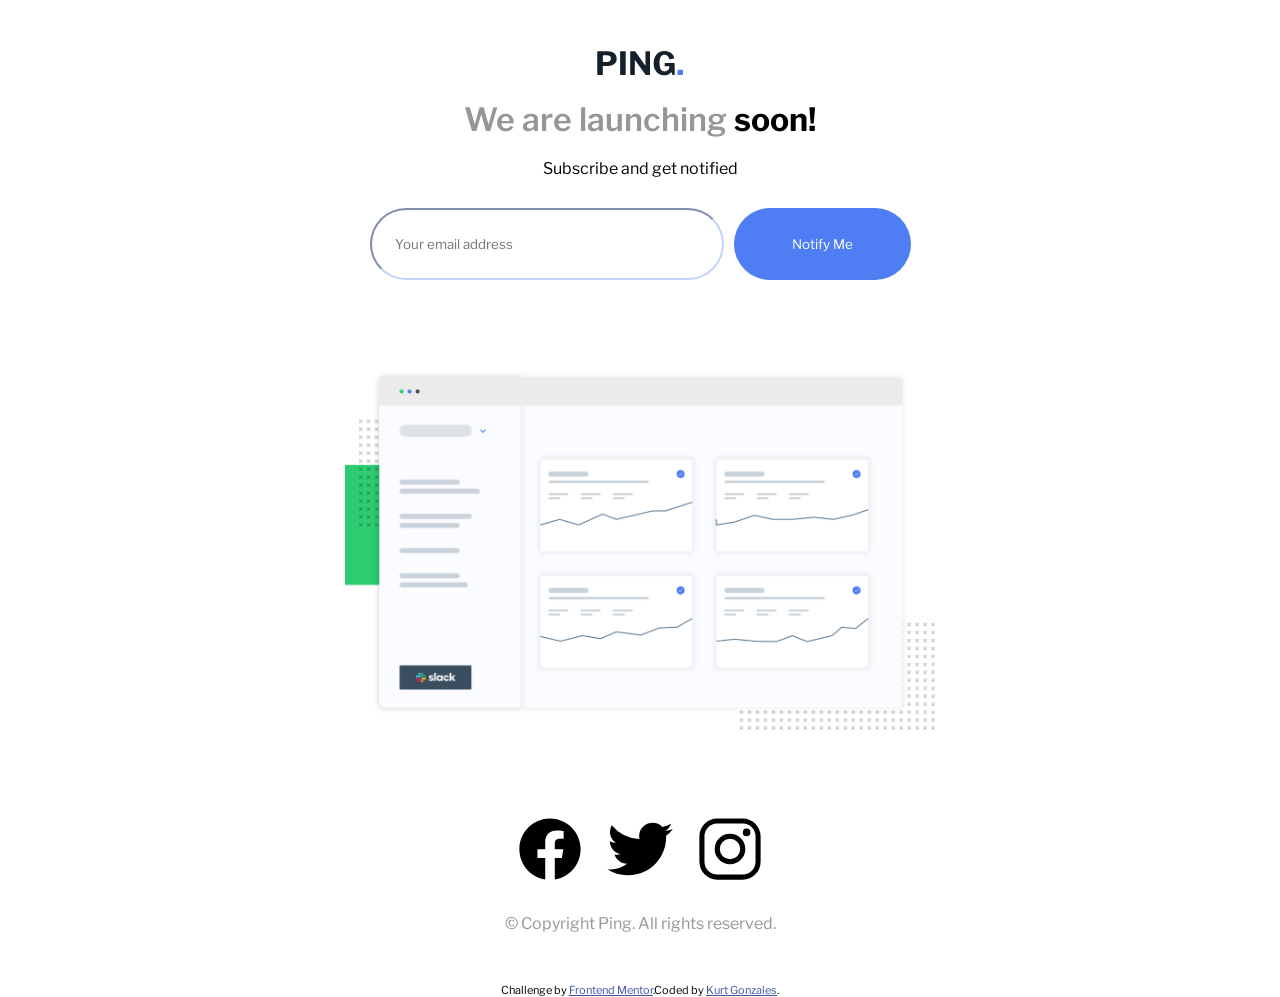
<file: ping/index.html>
<!DOCTYPE html>
<html lang="en">
<head>
  <meta charset="UTF-8">
  <meta name="viewport" content="width=device-width, initial-scale=1.0">
  <link rel="icon" type="image/png" sizes="32x32" href="./images/favicon-32x32.png">
  <link rel="stylesheet" href="style.css">
  <title>Frontend Mentor | Ping coming soon page</title>
</head>
<body>

  <div class="main-container">
    <div class="header">
    <img src="./images/logo.svg" alt="logo">
    <h1>We are launching<span> soon!</span></h1>
    <p> Subscribe and get notified</p>
    </div>
    <form class="form" id="form">
      <input type="text" placeholder="Your email address" id="email">
      <small>error</small>
      <button>Notify Me</button>
    </form>
    <div class="img-container">
      <img src="./images/illustration-dashboard.png" alt="">
    </div>
    <div class="social-icons">
      <img src="./images/logo-facebook (1).svg" alt="">
      <img src="./images/logo-twitter (1).svg" alt="">
      <img src="./images/logo-instagram (1).svg" alt="">
    </div>
    <div class="copyright">
    <p> &copy; Copyright Ping. All rights reserved.</p>
  </div>
  </div>
  <footer>
    <p class="attribution">
      Challenge by <a href="https://www.frontendmentor.io?ref=challenge" target="_blank">Frontend Mentor</a>.Coded by <a href="#">Kurt Gonzales</a>.</p>
  </footer>

  <script src="main.js"></script>
</body>
</html>
</file>
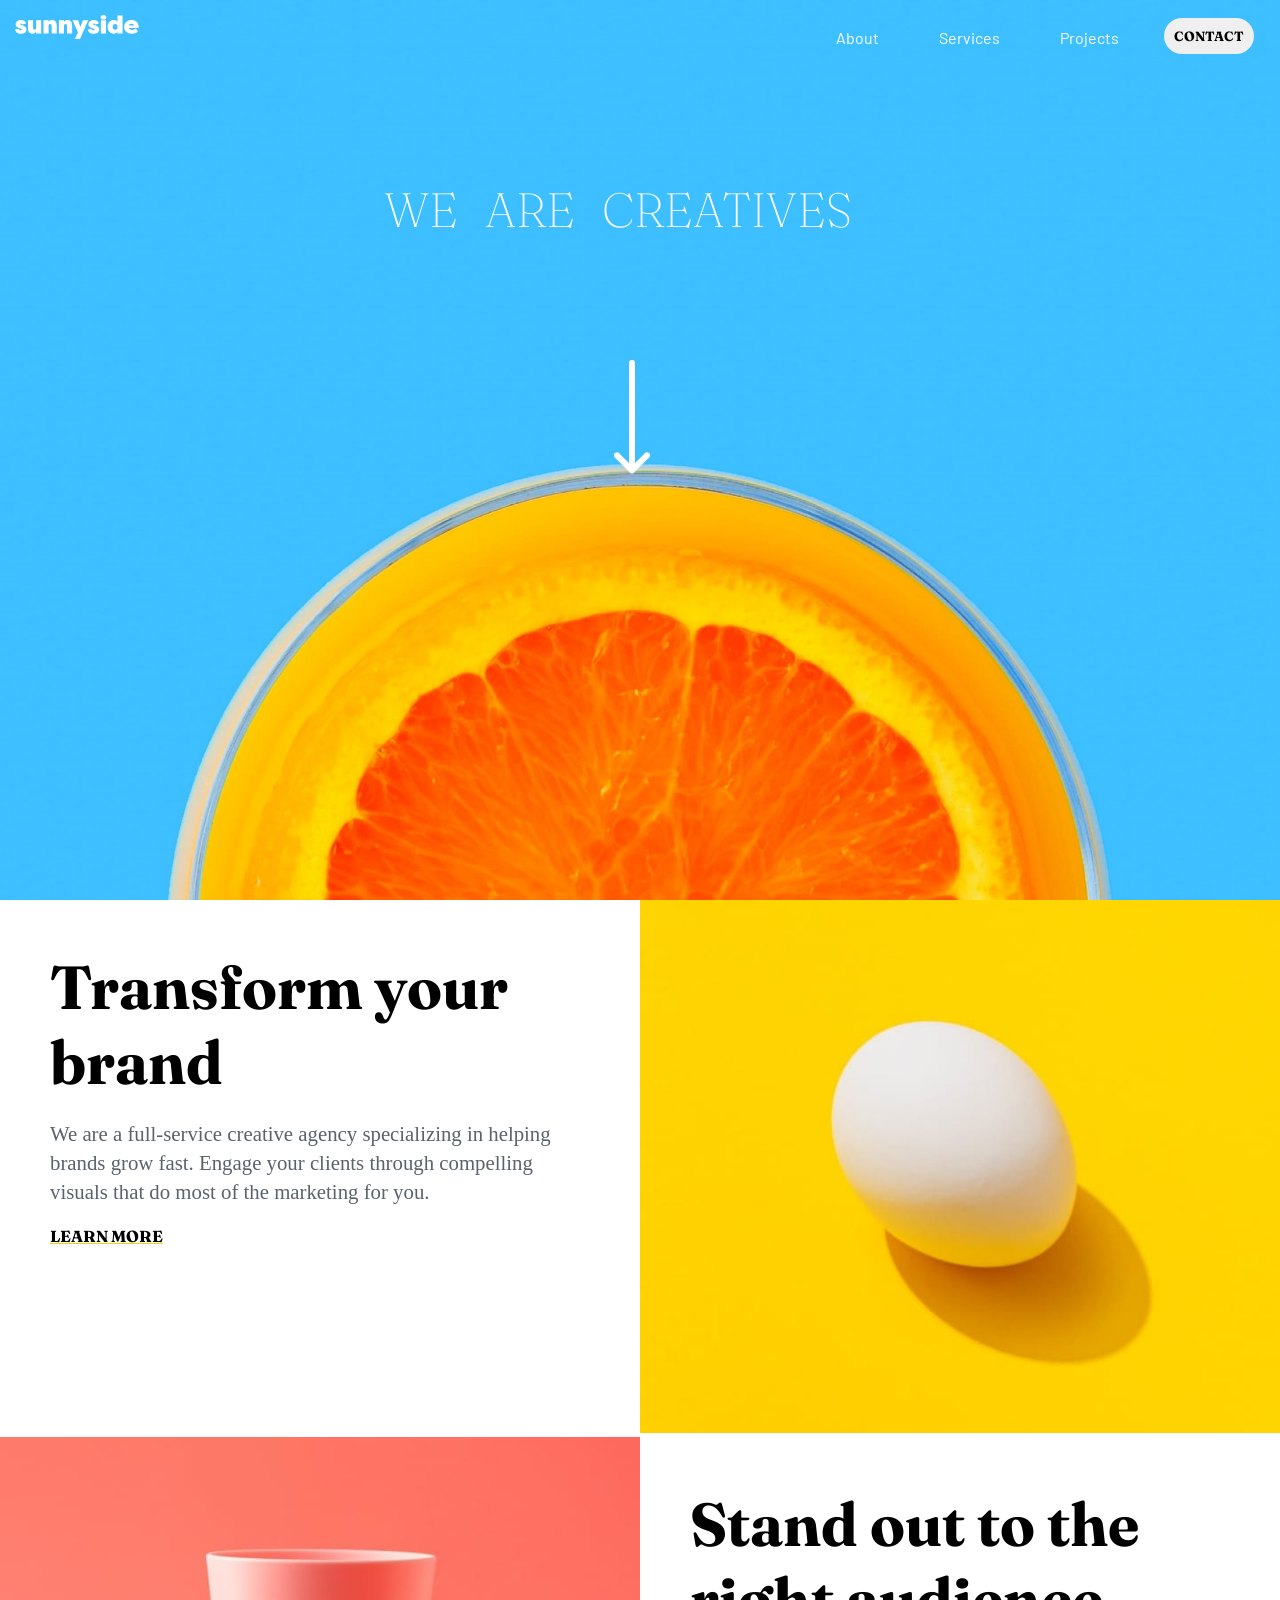
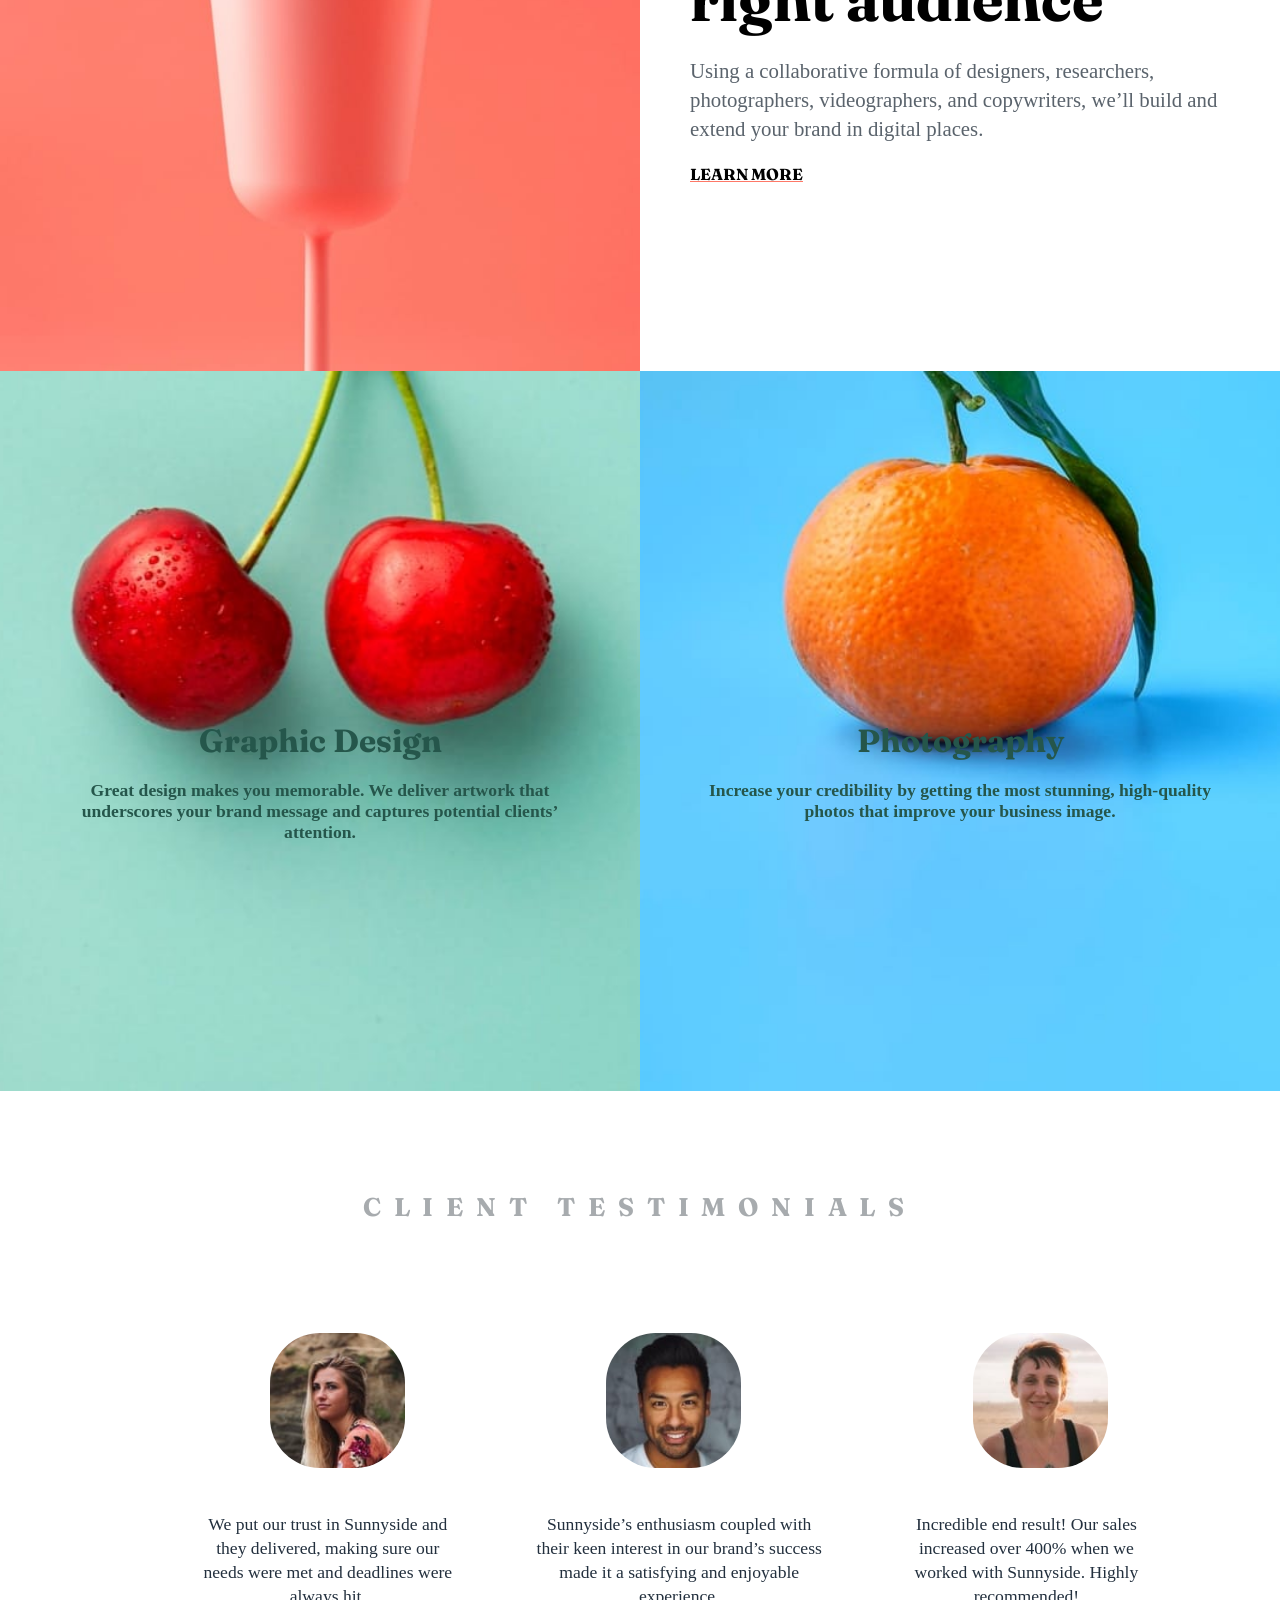
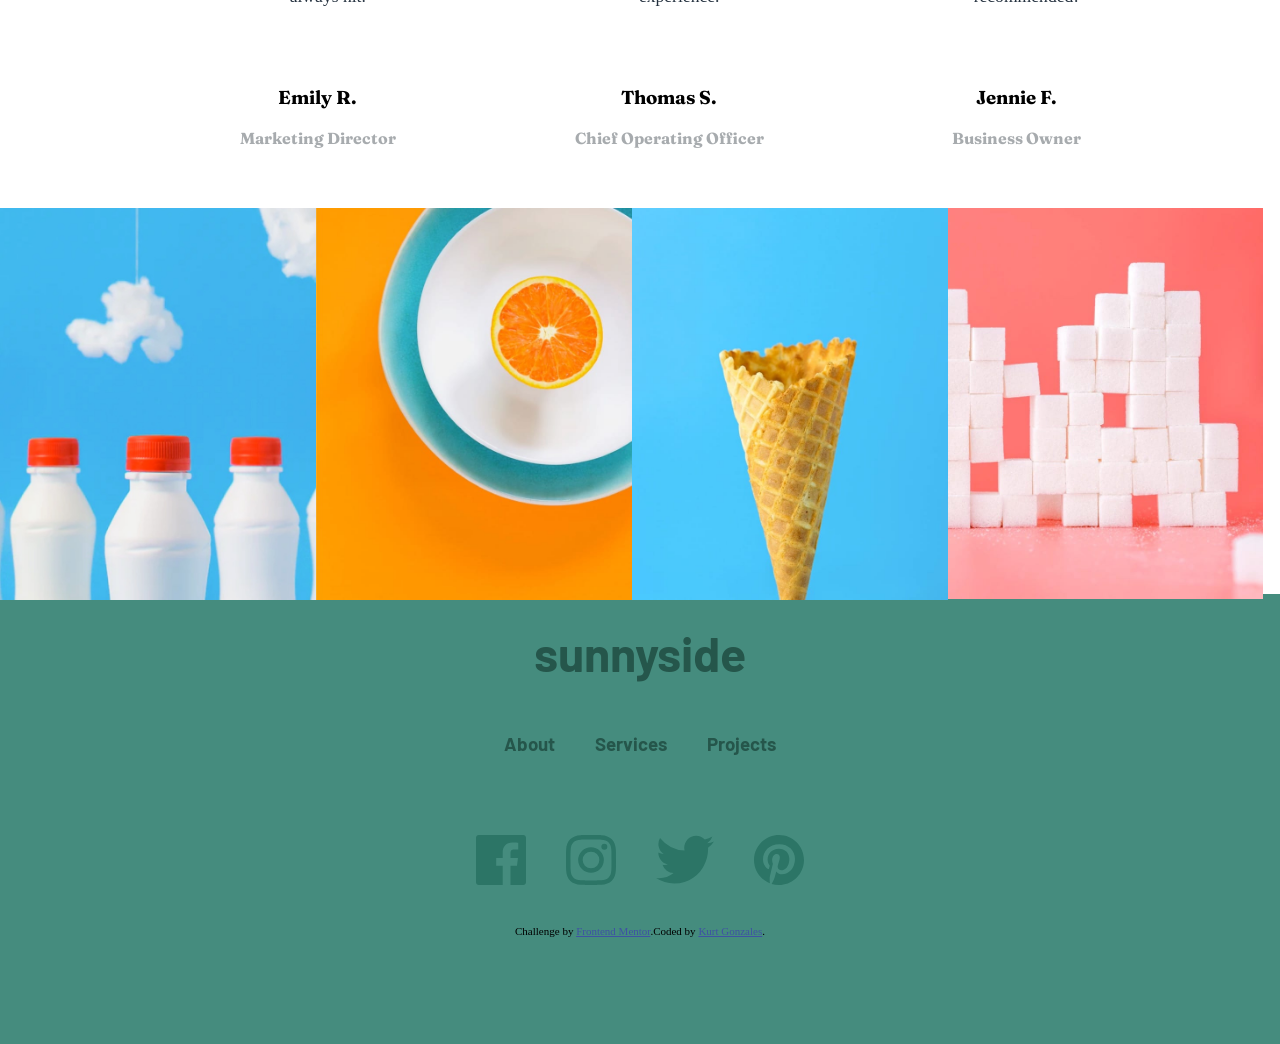
<file: sunnyside/index.html>
<!DOCTYPE html>
<html lang="en">
<head>
  <meta charset="UTF-8">
  <meta name="viewport" content="width=device-width, initial-scale=1.0">
  <link rel="icon" type="image/png" sizes="32x32" href="./images/favicon-32x32.png">
  <link rel="stylesheet" href="style.css">
  <title>Frontend Mentor | Sunnyside agency landing page</title>
</head>
<body>

  <div class="main-container">
    <div class="hero">
      <h1>We are creatives</h1>
      <div class="arrow">
      <img src="./images/icon-arrow-down.svg" alt="arrow">
      </div>
      <nav class="navigation">
        <div class="logo">
          <img src="./images/logo.svg" alt="logo">
        </div>
        <div class="nav-items">
        <ul class="links">
          <li><a href="about">About</a></li>
          <li><a href="about">Services</a></li>
          <li><a href="about">Projects</a></li>
        </ul>
        <div class="button">
          <button>Contact</button>
        </div>
        </div>
        <div class="hamburger-toggle">
          <img src="./images/icon-hamburger.svg" alt="ham">
        </div>
      </nav>
    </div>

    <div class="grid-container">
      <div class="grid-item-1">
        <h1>Transform your brand</h1>
        <p>We are a full-service creative agency specializing in helping brands grow fast. Engage your clients through compelling visuals that do most of the marketing for you.</p>
        <a href="learn">Learn more</a>
      </div>
      <div class="grid-item-2">
        <img src="./images/desktop/image-transform.jpg" alt="">
      </div>
      <div class="grid-item-3">
        <img src="./images/desktop/image-stand-out.jpg" alt="">
      </div>
      <div class="grid-item-4">
        <h1>Stand out to the right audience</h1>
        <p>Using a collaborative formula of designers, researchers, photographers, videographers, and copywriters, we’ll build and extend your brand in digital places.</p>
        <a href="learn">Learn more</a>
      </div>
      <div class="grid-item-5">
        <h1>Graphic design</h1>
        <p>Great design makes you memorable. We deliver artwork that underscores your brand message and captures potential clients’ attention.</p>
      </div>
      <div class="grid-item-6">
        <h1>Photography</h1>
        <p>Increase your credibility by getting the most stunning, high-quality photos that improve your business image.</p>
      </div>
    </div>
    <div class="heading">
    <h1>Client testimonials</h1>
    </div>
    <div class="flex-container">
      <div class="client-1">
        <img src="./images/image-emily.jpg" alt="emily">
        <p>We put our trust in Sunnyside and they delivered, making sure our needs were met and deadlines were always hit.</p>
        <h3>Emily R. <br>
          <span>Marketing Director</span>
        </h3>
      </div>
      <div class="client-2">
        <img src="./images/image-thomas.jpg" alt="thomas">
        <p>Sunnyside’s enthusiasm coupled with their keen interest in our brand’s success made it a satisfying and enjoyable experience.</p>
        <h3>Thomas S. <br>
          <span>Chief Operating Officer</span>
        </h3>
      </div>
      <div class="client-3">
        <img src="./images/image-jennie.jpg" alt="jennie">
        <p>Incredible end result! Our sales increased over 400% when we worked with Sunnyside. Highly recommended!</p>
        <h3>Jennie F. <br>
          <span>Business Owner</span>
        </h3>
      </div>
    </div>

    <div class="gallery">
      <div class="gallery-item-1">
        <img src="./images/desktop/image-gallery-milkbottles.jpg" alt="milk">
        </div>
      <div class="gallery-item-2">
        <img src="./images/desktop/image-gallery-orange.jpg" alt="orange">
        </div>
      <div class="gallery-item-3">
        <img src="./images/desktop/image-gallery-cone.jpg" alt="cone">
        </div>
      <div class="gallery-item-4">
        <img src="./images/desktop/image-gallery-sugarcubes.jpg" alt="cubes">
      </div>
      </div>

      <footer>
        <div class="logo-2">
          <h1>Sunnyside</h1>
        </div>
        <div class="info">
          <h3>About</h3>
          <h3>Services</h3>
          <h3>Projects</h3>
        </div>
        <div class="social-media">
          <img src="./images/icon-facebook.svg" alt="fb">
          <img src="./images/icon-instagram.svg" alt="ig">
          <img src="./images/icon-twitter.svg" alt="twt">
          <img src="./images/icon-pinterest.svg" alt="pin">
        </div>
        <div class="attribution">
          Challenge by <a href="https://www.frontendmentor.io?ref=challenge" target="_blank">Frontend Mentor</a>.Coded by <a href="#">Kurt Gonzales</a>.</div>
      </footer>
  </div>


  <script src="main.js"></script>
</body>
</html>
</file>
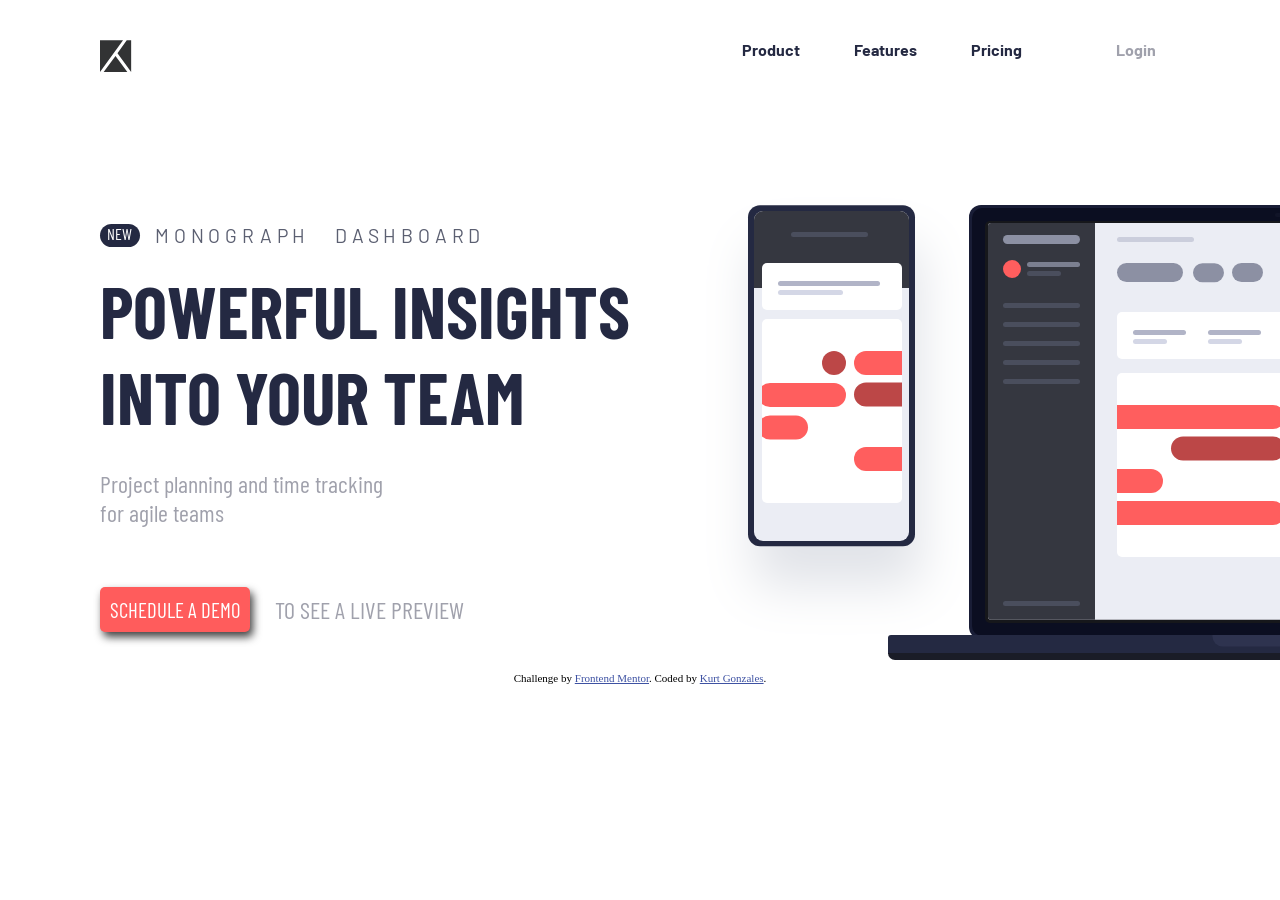
<file: tracking/index.html>
<!DOCTYPE html>
<html lang="en">
<head>
  <meta charset="UTF-8">
  <meta name="viewport" content="width=device-width, initial-scale=1.0">
  <link rel="icon" type="image/png" sizes="32x32" href="./images/favicon-32x32.png">
  <link rel="stylesheet" href="stye.css">
  <title>Frontend Mentor | Project tracking intro component</title>
</head>
<body>

  <nav class="nav" id="nav">
    <div class="logo">
      <img src="./images/logo.svg" alt="logo">
    </div>

    <div class="nav-links" id="nav-links">
      <ul>
        <li class="links"> <a href="product">Product</a></li>
        <li class="links"><a href="features">Features</a></li>
        <li class="links"><a href="pricing">Pricing</a></li>
        <li class="links"><a href="log-in" id="odd">Login</a></li>
        <hr>
      </ul>
    </div>
    
    <div class="nav-toggle">
      <div class="hamburger" id="hamburger">
      <img src="./images/icon-hamburger.svg" alt="icon-hamburger">
      </div>
      <div class="close" id="close">
        <img src="./images/icon-close.svg" alt="icon-close">
      </div>
    </div>
    </div>
  </nav>

<div class="flex-container">
  <section class="flex-1">
    <div class="new">
      <div class="new-p">
      <p>New</p>
      </div>
    <div class="monograph">
      <p>Monograph Dashboard</p>
      </div>
    </div>
    <div class="powerful">
      <h1>Powerful insights <br> into your team</h1>
    </div>
    <div class="project">
      <p>Project planning and time tracking  <br> for agile teams</p>
    </div>
    <div class="btn">
      <div class="button">
      <button>Schedule a demo</button>
      </div>
      <div class="preview">
        <p>to see a live preview</p>
      </div>
    </div>
  </section>

  <section class="flex-2">
    <div class="bg-img"></div>
  </section>
</div>


  
  <footer>
    <p class="attribution">
      Challenge by <a href="https://www.frontendmentor.io?ref=challenge" target="_blank">Frontend Mentor</a>. 
      Coded by <a href="#">Kurt Gonzales</a>.
    </p>
  </footer>

  <script src="main.js"></script>
</body>
</html>
</file>
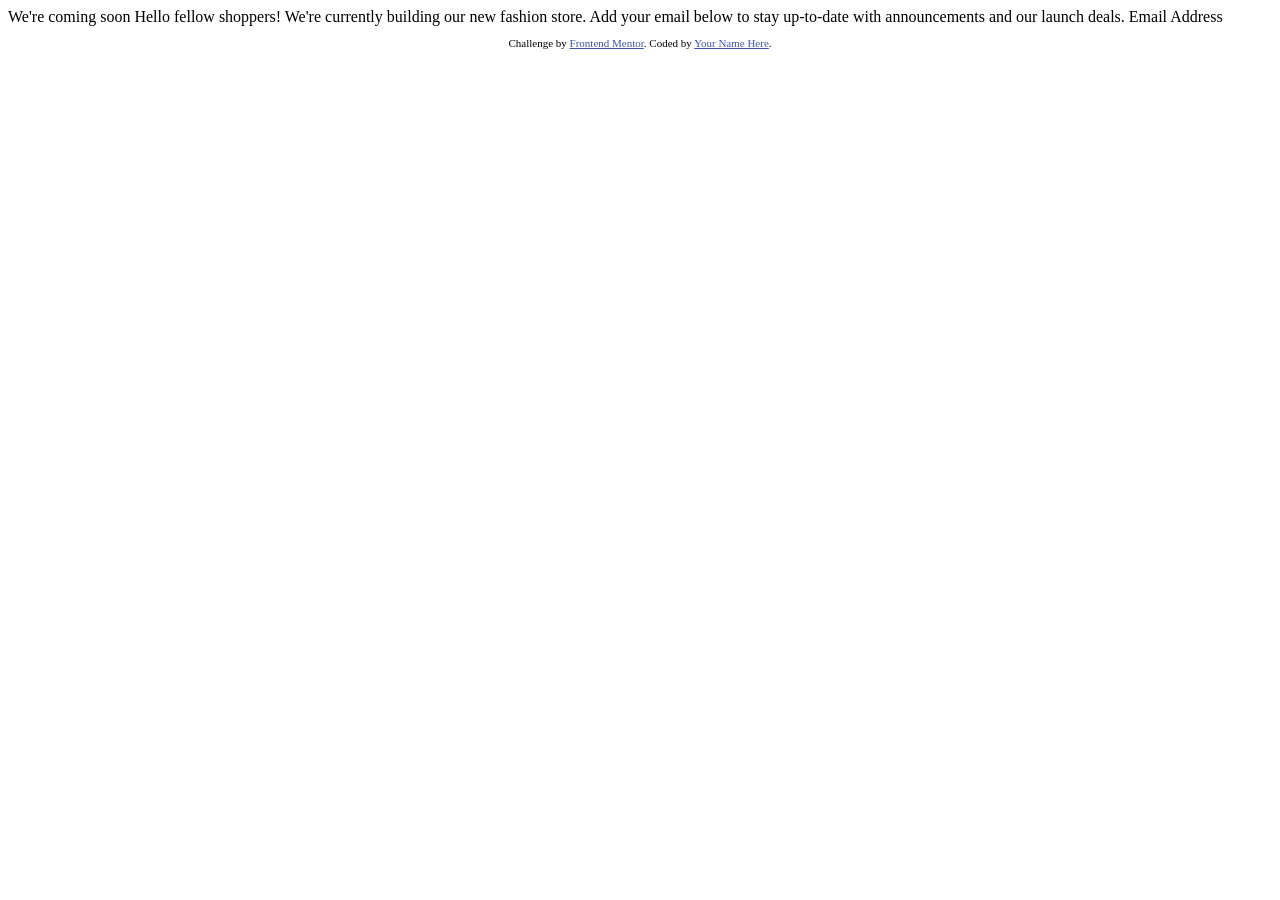
<file: baseapparel/base-apparel-coming-soon-master/index.html>
<!DOCTYPE html>
<html lang="en">
<head>
  <meta charset="UTF-8">
  <meta name="viewport" content="width=device-width, initial-scale=1.0"> <!-- displays site properly based on user's device -->

  <link rel="icon" type="image/png" sizes="32x32" href="./images/favicon-32x32.png">
  
  <title>Frontend Mentor | Base Apparel coming soon page</title>

  <!-- Feel free to remove these styles or customise in your own stylesheet 👍 -->
  <style>
    .attribution { font-size: 11px; text-align: center; }
    .attribution a { color: hsl(228, 45%, 44%); }
  </style>
</head>
<body>

  We're coming soon

  Hello fellow shoppers! We're currently building our new fashion store. 
  Add your email below to stay up-to-date with announcements and our launch deals.

  Email Address
  
  <footer>
    <p class="attribution">
      Challenge by <a href="https://www.frontendmentor.io?ref=challenge" target="_blank">Frontend Mentor</a>. 
      Coded by <a href="#">Your Name Here</a>.
    </p>
  </footer>
</body>
</html>
</file>
<file: article/style.css>
@import url('https://fonts.googleapis.com/css2?family=Manrope:wght@500;700&display=swap');

* {
    margin: 0;
    padding: 0;
    box-sizing: border-box;
}
body {
    margin: 0;
    padding: 0;
    font-family: 'Manrope', sans-serif;
    background-color: hsl(210, 46%, 95%);
}

.card {
   margin: 50px;
   background-color: whitesmoke;
   border-top-right-radius: 15px;
   border-top-left-radius: 15px;
   border-bottom-left-radius: 15px;
   border-bottom-right-radius: 15px;
}

.image-container img {
    height: 40vh;
    max-width: 100%;
    width: 100%;
    border-top-right-radius: 15px;
    border-top-left-radius: 15px;
}

.customer {
    margin-top: 40px;
}

.customer h3 {
    margin: 15px;
    color: hsl(217, 19%, 35%);
    font-size: 1.3rem;
}

.customer p {
    margin: 15px;
    color: hsl(214, 17%, 51%);
    font-size: 1.2rem;
}

.avatar {
    margin-top: 30px;
    display: flex;
    position: relative;
}

.show-div .avatar {
    margin-top: -50px;
    visibility: hidden;
}

.avatar img {
    height: 10vh;
    border-radius: 50px;
    margin-left: 15px;
}

.avatar .share-btn {
    height: 5vh;
    margin-left: 6rem;
    margin-top: 15px;
    cursor: pointer;
}

.show {
    background: transparent;
    border: none;
}

.avatar h3 {
    margin-top: 10px;
    margin-left: 10px;
    font-size: 1rem;
    color: hsl(217, 19%, 35%);
}

span {
    font-size: 0.8rem;
    color: hsl(214, 17%, 51%);
}

.social-media {
    display: none;
}

.show-div .social-media {
    display: flex; 
    height: 10vh;
    background-color: hsl(217, 19%, 35%);
    border-bottom-right-radius: 15px;
    border-bottom-left-radius: 15px;
}

.social-media h3 {
    margin: 15px;
    text-transform: uppercase;
    letter-spacing: 0.3rem;
    color: hsl(214, 17%, 51%);
}

.social-media .icons {
    height: 5vh;
    margin-top: 13px;
    margin-left: 20px;
}

.social-media .share-btn-2 { 
    height: 5vh;
    margin-left: 50px;
    margin-top: 15px;
    cursor: pointer;
}

.attribution { 
    font-size: 11px; 
    text-align: center; 
}
.attribution a { 
    color: hsl(228, 45%, 44%); 
}

@media(min-width: 1000px) {
    .card {
        margin: 150px;
        display: flex;
        flex-direction: row;
    }

    .image-container{
       width: 100vw;
    }
    .image-container img {
        height: 57vh;
        border-top-right-radius: 0;
        border-top-left-radius: 15px;
        border-bottom-left-radius: 15px;
    }

    .customer {
        display: flex;
        flex-direction: column;
    }

    .customer h3 {
        font-size: 1.5rem;
    }

    .customer p {
        margin-top: -1px;
        font-size: 1.1rem;
    }

    .avatar {
        margin-top: 10px;
    }

    .show-div .avatar {
        visibility: visible;
        margin-top: 20px;
    }

    .avatar h3 {
        font-size: 1rem;
    }

    .share-btn {
        padding-left: 100px;
    }

    .show-div .social-media {
        position: absolute;
        top: 60%;
        left: 70%;
        border-radius: 20px;
    }

    .show-div .share-btn-2 {
        display: none;
    }

    .show-div .social-media img {
        height: 5vh;
        margin: 15px;
    }
}
</file>
<file: baseapparel/style.css>
@import url('https://fonts.googleapis.com/css2?family=Josefin+Sans:wght@300;400;600&display=swap');
* {
    margin: 0;
    padding: 0;
    box-sizing: border-box;
    font-family: 'Josefin Sans', sans-serif;
}

.logo {
    margin: 20px;
}

.hero-image img {   
    width: 100%;
}

.banner {
    text-align: center;
    margin: 40px;
    margin-top: 50px;
}

.banner h1 {
    color:  hsl(0, 36%, 70%);
    font-size: 3rem;
    text-transform: uppercase;
    letter-spacing: 0.8rem;
    margin-bottom: 20px;
}

.banner h1 span {
    text-transform: uppercase;
    color: hsl(0, 6%, 24%);
}

.banner p {
    color:  #ce9797;
    line-height: 1.5rem;
    font-size: 1.2rem;
}

.form {
    margin-top: -20px;
    text-align: center;
}

.form input {
    width: 60%;
    padding: 15px;
    border-radius: 20px;
    border-color: #ce9797;
    outline: 0;
}

.form.success input {
    border-color: #2ecc71;
}

.form .icon {
    position: absolute;
    left: 63%;
    margin-top: 13px;
    visibility: hidden;
}

.form.error .icon {
    visibility: visible;
}

.form button {
    position: absolute;
    background-color: hsl(0, 36%, 70%);
    border-radius: 25px;
    width: 70px;
    height: 47px;
    left: 70%;
    border: none;
    cursor: pointer;
}

small {
    display: block;
    position: absolute;
    margin-top: 5px;
    left: 25%;
    color: hsl(0, 93%, 68%);
    visibility: hidden;
}

.form.error small {
    visibility: visible;
}

.attribution { 
    margin-top: 20px;
    font-size: 11px; 
    text-align: center; 
}
.attribution a { 
    color: hsl(228, 45%, 44%); 
}

@media(min-width: 1000px){
    .main-container {
        background-image: url('./images/bg-pattern-desktop.svg');
    }

    .hero-image img {
       position: absolute;
       left: 50%;
       bottom: 0%;
       height: 100vh;
       width: 50%;
    }

    .logo {
        padding: 20px;
        margin-left: 50px;
    }

    .banner {
        position: absolute;
        right: 60%;
    }

    .banner h1, .banner p {
        text-align: left;
        margin-left: 30px;
    }

    .form {
        position: absolute;
        top: 80%;
        right: 55%;
        width: 50%;
    }

    .attribution {
        position: absolute;
        top: 95%;
        margin-left: 80px;
    }

}
</file>
<file: bootcamp/style.css>
@import url("https://fonts.googleapis.com/css2?family=Inter:wght@300;500;700&display=swap");
* {
  margin: 0;
  padding: 0;
  box-sizing: border-box;
}

body {
  background-image: url("./images/pattern-bg.svg");
  background-repeat: no-repeat;
  background-position: top;
}

.slide-container {
  display: flex;
  position: relative;
}

.slider {
  position: absolute;
  display: none;
  transition: all 0.3s ease;
}

.main {
  display: block;
}

.img-container {
  margin-top: -10px;
}

.img-container img {
  height: 70vh;
  margin-top: 110px;
  margin-left: 30px;
  border-radius: 10px;
}

.btns button {
  margin-left: 90px;
  background-color: lightgray;
  width: 80px;
  height: 8vh;
  border: none;
  border-radius: 20px;
  cursor: pointer;
}

.btns .prev {
  position: absolute;
  top: 85%;
  left: 20%;
}

.btns .next {
  position: absolute;
  top: 85%;
  right: 35%;
}

.text-container {
  background-image: url("./images/pattern-quotes.svg");
  background-repeat: no-repeat;
  background-position: top;
  margin-top: 150px;
  margin-left: 30px;
}

.text-container h2 {
  text-align: center;
  color: hsl(240, 38%, 20%);
  font-weight: normal;
  font-family: "Inter", sans-serif;
  padding: 20px;
  font-size: 1.4rem;
}

.text-container h3 {
  text-align: center;
  font-family: "Inter", sans-serif;
  margin-top: 20px;
  text-transform: capitalize;
  color: hsl(240, 38%, 20%);
}

.text-container span {
  color: hsl(240, 18%, 77%);
  font-weight: normal;
}

.attribution {
  font-size: 11px;
  text-align: center;
}
.attribution a {
  color: hsl(228, 45%, 44%);
}

@media (min-width: 1000px) {
  .main {
    display: flex;
    flex-direction: row-reverse;
  }

  .img-container {
    margin-right: 150px;
  }

  .text-container {
    background-image: url("./images/pattern-quotes.svg");
    background-position: inherit;
    margin-top: 200px;
    margin-right: -110px;
  }

  .text-container h2 {
    text-align: left;
    font-size: 1.9rem;
    margin-left: 50px;
    line-height: 2.5rem;
  }

  .text-container h3 {
    display: flex;
    margin-left: 70px;
  }

  .text-container span {
    margin-left: 10px;
  }

  .btns button {
    margin-top: -20px;
    margin-left: 40px;
  }

  .btns .prev {
    left: 52%;
  }

  .attribution {
    position: absolute;
    left: 40%;
    top: 95%;
  }
}
</file>
<file: clientsidevalidation/style.css>
@import url('https://fonts.googleapis.com/css2?family=Poppins:wght@400;500;600;700&display=swap');
* {
    margin: 0;
    padding: 0;
    box-sizing: border-box;
    font-family: 'Poppins', sans-serif;
}

body {
    background-image: url('./images/bg-intro-mobile.png');
    background-color: hsl(0, 100%, 74%) ;
}

section {
    margin: 50px;
}

.title {
    text-align: center;
    color: white;
}

.title h1 {
    font-size: 1.9rem;
    margin-bottom: 30px;
}

.title p {
    line-height: 1.8rem;
    margin-bottom: 50px;
    color: white;
}

.banner {
    background-color: hsl(248, 32%, 49%);
    text-align: center;
    border-radius: 10px;
    padding: 15px;
    margin-bottom: 30px;
    box-shadow: 0 10px rgba(0, 0, 0, 0.2);
}

.banner h3 {
    color: white;
}

.banner span, h4 {
    color: hsl(246, 25%, 77%);
}

.form-container {
    background-color: #fff;
    border-radius: 10px;
    overflow: hidden;
}

.forms img {
    height: 4vh;
    position: absolute;
    left: 80%;
    margin-top: 15px;
    visibility: hidden;
}

.forms.error img {
    visibility: visible;
}

small {
    display: block;
    visibility: hidden;
    color: hsl(0, 100%, 74%);
}

.forms.error small {
    visibility: visible;
}

.forms {
    margin: 15px;
}

.forms.error input {
    border-color:  #cc1e0b;
}

.forms.success input {
    border-color: #2ecc71;
}

input {
    width: 100%;
    height: 10vh;
    font-size: 1rem;
    font-weight: bold;
    border-radius: 5px;
    border: 1px solid rgba(0, 0, 0, 0.3);
}

::placeholder {
    padding: 15px;
}

button {
    background-color: hsl(154, 59%, 51%);
    width: 92%;
    margin-left: 15px;
    padding: 15px;
    border: none;
    border-radius: 10px;
    box-shadow: 0 3px 5px 0 green;
    color: white;
    font-size: 1.3rem;
    text-transform: capitalize;
    cursor: pointer;
    margin-bottom: 20px;
}

button:hover {
    background-color: hsl(154, 78%, 34%);
}

p {
    text-align: center;
    margin: 10px;
    color: hsl(246, 25%, 77%);
}

.form-container p span {
    color: hsl(0, 100%, 74%);
}

.attribution { 
    font-size: 11px; 
    text-align: center; 
}
.attribution a { 
    color: hsl(228, 45%, 44%); 
}

@media(min-width: 1000px){
    section {
        display: flex;
    }

    .form {
        width: 100%;
    }

    .title {
        margin-top: 200px;
    }

    .title h1 {
        text-align: center;
        margin-right: 200px;
        font-size: 2.8rem;
    }

    .title p {
        text-align: left;
    }

    .forms img {
        margin-left: 150px;
    }
}
</file>
<file: faq-accordion/style.css>
@import url('https://fonts.googleapis.com/css2?family=Kumbh+Sans:wght@400;700&display=swap');

* {
    margin: 0;
    padding: 0;
    box-sizing: border-box;
}

body {
    background-color: hsl(273, 75%, 66%);
    font-family: 'Kumbh Sans', sans-serif;
}

h2 {
    text-transform: uppercase;
}

p {
    color: hsl(237, 12%, 33%);
}

.card {
    background-color: #fff;
    height: 80vh;
    max-width: 100%;
    width: 65%;
    margin: 100px;
    display: flex;
    flex-direction: column;
    border-radius: 20px;
    box-shadow: 6px 26px 35px 2px rgba(0,0,0,0.75);
}

.img-container {
    margin-top: -110px;
}

.text-container {
    align-items: center;
    text-align: center;
    margin-top: 2rem;
}

.questions {
    margin-top: 0.4rem;
    text-align: center;
    font-size: 0.9rem;
}

.seperator {
    padding: .2em;
    width: 90%;
    margin-left: 0.7rem;
    border-bottom: 1px solid #CCC;
    display: visible;
}

.btn-show {
    background: transparent;
    border: none;
    cursor: pointer;
}

.question-1, 
.question-2, 
.question-3,
.question-4,
.question-5 {
    display: flex;
    flex-direction: row;
    justify-content: space-between;
    text-align: center;
    align-items: center;
    padding: 10px;
}


/* Hide answers */
.hidden-answer {
    display: none;
    font-size: 0.8rem;
    text-align: left;
    margin: 0.9rem;
    margin-top: 0.3rem;
}

.show-answer .hidden-answer {
    display: block;
}

.btn-down {
    display: none;
}

.show-answer .btn-down {
    display: inline;
}

.show-answer .btn-up {
    display: none;
}
.show-answer .btn-down:hover {
    transform: rotate(180deg);
    cursor: pointer;
}

.show-answer .question-1,
.show-answer .question-2,
.show-answer .question-3,
.show-answer .question-4,
.show-answer .question-5 {
    font-weight: bolder;
}

.attribution { 
    font-size: 11px; 
    text-align: center; 
}
.attribution a { 
    color: hsl(228, 45%, 44%); 
}

@media (min-width: 1000px) {
    .card {
        display: flex;
        flex-direction: row;
        max-width: 100%;
        width: 60%;
        margin: 60px 60px 60px 250px;
    }

    .img-container {
        margin-top: 100px;
        margin-left: -80px;
    }

    .img-container img {
        height: 50vh;
    }

    .text-container {
        margin-top: 100px;
    }

    .text-container h2 {
        margin-right: 275px;
    }

    .questions {
       margin-left: 30px;
       margin-right: 50px;
    }

    .btn-show {
        margin-left: 40px;
    }

}
</file>
<file: huddle/style.css>
@import url("https://fonts.googleapis.com/css2?family=Poppins:wght@600&display=swap");
@import url("https://fonts.googleapis.com/css2?family=Open+Sans:wght@400;700&family=Poppins:wght@600&display=swap");
* {
  margin: 0;
  padding: 0;
  box-sizing: border-box;
  /* font-family: 'Open Sans', sans-serif; */
}

body {
  position: relative;
}

header {
  background-image: url("./images/bg-hero-desktop.svg");
  background-repeat: no-repeat;
  background-color: hsl(193, 100%, 96%);
  height: 85vh;
}

.logo-btn {
  display: flex;
  justify-content: space-between;
}

.logo img {
  margin: 30px;
}

.btn {
  margin: 30px;
  margin-right: 120px;
}

.btn button {
  width: 190%;
  font-family: "Poppins", sans-serif;
  text-transform: capitalize;
  border: white;
  border-radius: 50px;
  padding: 10px;
  background-color: white;
  box-shadow: 0 5px 10px 0 rgba(0, 0, 0, 0.1), 0 3px 6px 0 rgba(0, 0, 0, 0.05);
}

.btn button:hover {
  opacity: 0.6;
  cursor: pointer;
}

.header-content {
  margin-top: 30px;
  display: grid;
  grid-template-columns: 1fr 1fr;
}

.banner {
  margin-top: 20px;
  margin-left: 60px;
  width: 70%;
}

.banner h1 {
  font-size: 6vh;
  font-family: "Open Sans", sans-serif;
}

.banner p {
  font-family: "Open Sans", sans-serif;
  margin-top: 20px;
  font-size: 2.3vh;
}

.banner .btn-2 {
  margin-top: 20px;
}

.btn-2 button {
  width: 50%;
  font-family: "Poppins", sans-serif;
  border: none;
  background-color: hsl(322, 100%, 66%);
  color: white;
  border-radius: 50px;
  padding: 15px;
  box-shadow: 0 5px 10px 0 rgba(0, 0, 0, 0.1), 0 3px 6px 0 rgba(0, 0, 0, 0.05);
}

.btn-2 button:hover {
  opacity: 0.7;
  cursor: pointer;
}

.hero-img img {
  height: 60vh;
}

section {
  margin-top: 100px;
}

.flex {
  display: flex;
  margin: 50px;
  border-radius: 10px;
  box-shadow: 0 5px 10px 10px rgba(0, 0, 0, 0.1),
    0 3px 6px 0 rgba(0, 0, 0, 0.05);
}

.article-img img {
  height: 60vh;
}

.article {
  margin: 130px;
}

.article h2 {
  font-size: 6vh;
  font-family: "Open Sans", sans-serif;
}

.article p {
  font-family: "Open Sans", sans-serif;
  margin-top: 20px;
  font-size: 2.3vh;
  color: hsl(208, 11%, 55%);
}

.community {
  text-align: center;
  width: 50%;
  margin: 100px;
  margin-top: 90px;
  margin-bottom: 10px;
  margin-left: 300px;
  border-radius: 10px;
  box-shadow: 0 5px 10px 10px rgba(0, 0, 0, 0.1),
    0 3px 6px 0 rgba(0, 0, 0, 0.05);
}

.question h3 {
  padding: 50px;
  font-size: 4vh;
  font-family: "Open Sans", sans-serif;
}

.btn-3 button {
  width: 50%;
  font-family: "Poppins", sans-serif;
  border: none;
  background-color: hsl(322, 100%, 66%);
  color: white;
  border-radius: 50px;
  padding: 20px;
  margin-bottom: 50px;
  box-shadow: 0 5px 10px 0 rgba(0, 0, 0, 0.1), 0 3px 6px 0 rgba(0, 0, 0, 0.05);
}

.btn-3 button:hover {
  opacity: 0.7;
  cursor: pointer;
}

footer {
  background-color: hsl(192, 100%, 9%);
  color: white;
}

.logo-2 {
  filter: invert(100%) sepia(0%) saturate(1%) hue-rotate(14deg) brightness(105%)
    contrast(101%);
  margin-top: 100px;
  margin-bottom: 40px;
}

.grid {
  display: grid;
  grid-template-columns: 1fr 1fr 1fr 1fr;
}

.icons {
  display: flex;
  margin: 20px;
}

.icons img {
  height: 3vh;
}

.icons p {
  margin-left: 20px;
  font-family: "Open Sans", sans-serif;
}

.grid-1 {
  margin-left: 50px;
}

.grid-2 ul,
.grid-3 ul {
  list-style: none;
  margin-top: 180px;
  margin-left: 60px;
}

.grid-2 ul li,
.grid-3 ul li {
  margin: 20px;
  font-family: "Open Sans", sans-serif;
  text-transform: capitalize;
}

.social-media img {
  filter: invert(100%) sepia(0%) saturate(1%) hue-rotate(14deg) brightness(105%)
    contrast(101%);
  width: 10%;
  margin-top: 180px;
}

.copyright {
  margin-top: 170px;
  font-family: "Open Sans", sans-serif;
  font-size: 0.8rem;
}

.attribution {
  font-size: 11px;
  text-align: center;
}
.attribution a {
  color: hsl(228, 45%, 44%);
}

@media (max-width: 780px) {
  header {
    background-image: url("./images/bg-hero-mobile.svg");
    height: 20%;
  }
  .logo img {
    width: 50%;
  }

  .btn button {
    width: 200%;
    margin-top: -10px;
    margin-left: 20px;
  }

  .header-content {
    display: flex;
    flex-direction: column;
  }

  .banner {
    text-align: center;
  }

  .banner h1 {
    font-size: 1.7rem;
  }

  .banner p {
    line-height: 1.5rem;
  }

  .btn-2 button {
    width: 90%;
  }

  .hero-img img {
    width: 90%;
    margin-top: 50px;
    margin-left: 30px;
  }

  .flex {
    display: flex;
    flex-direction: column-reverse;
  }

  .article {
    text-align: center;
    margin-top: 20px;
  }

  .article h2 {
    font-size: 1.2rem;
    width: 180%;
    margin-left: -50px;
  }

  .article p {
    width: 180%;
    margin-left: -50px;
    line-height: 1.2rem;
  }

  .article-img img {
    width: 100%;
    margin-top: 50px;
  }

  .community {
    width: 90%;
    margin-left: 20px;
  }

  .btn-3 button {
    width: 80%;
  }

  .grid {
    display: grid;
    grid-template-columns: 1fr;
  }

  .grid-2 {
    margin-top: -150px;
  }

  .grid-3 {
    margin-top: -180px;
  }

  .grid-4 {
    text-align: center;
    margin-top: -140px;
  }

  .copyright {
    margin-top: 30px;
  }

  .attribution {
    margin-top: 20px;
  }
}
</file>
<file: insure/style.css>
@import url("https://fonts.googleapis.com/css2?family=DM+Serif+Display&family=Overpass:wght@300;600&family=Ubuntu:wght@500;700&display=swap");
@import url("https://fonts.googleapis.com/css2?family=DM+Serif+Display&family=Karla:wght@400;700&family=Overpass:wght@300;600&family=Ubuntu:wght@500;700&display=swap");
* {
  margin: 0;
  padding: 0;
  box-sizing: border-box;
  /*font-family: 'DM Serif Display', serif;
    font-family: 'Karla', sans-serif;
    font-family: 'Overpass', sans-serif;
    font-family: 'Ubuntu', sans-serif;*/
}

nav {
  display: flex;
  justify-content: space-between;
}

.hamburger-toggle {
  visibility: hidden;
}

.close-toggle {
  visibility: hidden;
}

.nav-links {
  display: flex;
  margin: 30px;
}

.nav-links ul {
  display: flex;
  margin-right: 100px;
}

.nav-links ul li {
  list-style: none;
  padding: 12px;
  text-transform: uppercase;
  color: hsl(273, 4%, 51%);
  font-weight: bold;
  font-family: "Karla", sans-serif;
  cursor: pointer;
}

.nav-links ul li:hover {
  transform: scale(1.1);
  color: hsl(270, 9%, 17%);
}

nav .logo img {
  margin: 40px;
  margin-left: 70px;
}

.button {
  margin-left: -80px;
  margin-right: 120px;
}
.button button {
  margin: 5px;
  padding: 10px;
  width: 130%;
  text-transform: uppercase;
  border: 2px solid black;
  font-family: "Karla", sans-serif;
  font-weight: bold;
  cursor: pointer;
}

.button button:hover {
  background-color: hsl(270, 9%, 17%);
  color: white;
}

header {
  margin-top: -20px;
  background-color: hsl(256, 26%, 20%);
}

.right {
  background-image: url("./images/bg-pattern-intro-right-desktop.svg");
  background-position: right;
  background-repeat: no-repeat;
}

.left {
  background-image: url("./images/bg-pattern-intro-left-desktop.svg");
  background-position: 0px 400px;
  background-repeat: no-repeat;
}

.banner {
  display: flex;
  height: 80vh;
}

.heading {
  width: 50%;
  margin: 50px;
  margin-top: 70px;
  margin-left: 100px;
}

.heading .border {
  border-top: 2px solid white;
  width: 30%;
  margin-bottom: 40px;
}

.heading h1 {
  font-size: 4rem;
  font-family: "DM Serif Display", serif;
  color: hsl(0, 0%, 98%);
}

.heading p {
  margin-top: 10px;
  font-size: 1.2rem;
  line-height: 1.7rem;
  font-family: "Overpass", sans-serif;
  color: hsl(0, 0%, 98%);
}

.button-2 button {
  margin-top: 15px;
  padding: 10px;
  width: 25%;
  text-transform: uppercase;
  background: transparent;
  border: 2px solid hsl(0, 0%, 98%);
  color: hsl(0, 0%, 98%);
  font-family: "Karla", sans-serif;
  font-weight: bold;
  cursor: pointer;
}

.button-2 button:hover {
  background-color: hsl(0, 0%, 98%);
  color: black;
}

.banner-img img {
  height: 80vh;
  position: absolute;
  top: 30%;
  left: 60%;
}

section {
  margin-top: 230px;
}

.heading-2 .border-2 {
  margin-left: 105px;
  border-top: 2px solid hsl(273, 4%, 51%);
  width: 10%;
  margin-bottom: 40px;
}

.heading-2 h2 {
  margin: 50px;
  margin-left: 100px;
  font-size: 3rem;
  font-family: "DM Serif Display", serif;
}

.flex-items {
  display: flex;
  margin: 50px;
  margin-left: 100px;
}

.icons h3 {
  font-family: "DM Serif Display", serif;
  margin-top: 15px;
}

.icons p {
  margin-top: 10px;
  margin-left: -10px;
  padding: 10px;
  color: hsl(273, 4%, 51%);
  line-height: 1.5rem;
}

.flex-items-2 {
  display: flex;
  justify-content: space-between;
  background-image: url("./images/bg-pattern-how-we-work-desktop.svg");
  background-repeat: no-repeat;
  background-position: right;
  margin: 100px;
  background-color: hsl(256, 26%, 20%);
}

.heading-3 h3 {
  font-family: "DM Serif Display", serif;
  color: hsl(0, 0%, 98%);
  font-size: 3rem;
  margin: 30px 50px;
}

.button-3 button {
  width: 40%;
  margin: 100px 120px;
  padding: 10px;
  border: 2px solid hsl(0, 0%, 98%);
  color: hsl(0, 0%, 98%);
  text-transform: uppercase;
  background: transparent;
  font-family: "Karla", sans-serif;
  cursor: pointer;
}

.button-3 button:hover {
  background-color: hsl(0, 0%, 98%);
  color: black;
}

footer {
  margin: 70px;
  background-image: url("./images/bg-pattern-footer-desktop.svg");
  background-repeat: no-repeat;
  background-color: hsl(0, 0%, 98%);
}

.flex-footer {
  display: flex;
  justify-content: space-between;
  margin-top: 20px;
}

.logo-2 img {
  margin-top: 20px;
}

.soc-med img {
  margin-top: 20px;
  padding: 5px;
}

.soc-med img:hover {
  transform: scale(1.1);
  cursor: pointer;
}

.border-3 {
  border-top: 1px solid hsl(273, 4%, 51%);
  width: 100%;
  margin-top: 20px;
}

.grid-container {
  display: grid;
  grid-template-columns: 1fr 1fr 1fr 1fr;
  margin: 30px;
}

.grid-1 p,
.grid-2 p,
.grid-3 p,
.grid-4 p {
  text-transform: uppercase;
  font-family: "Ubuntu", sans-serif;
  color: hsl(273, 4%, 51%);
}

.grid-1 ul,
.grid-2 ul,
.grid-3 ul,
.grid-4 ul {
  margin-top: 40px;
}

.grid-1 ul li,
.grid-2 ul li,
.grid-3 ul li,
.grid-4 ul li {
  list-style: none;
  font-family: "Ubuntu", sans-serif;
  margin-top: 12px;
  cursor: pointer;
}

.grid-1 ul li:hover,
.grid-2 ul li:hover,
.grid-3 ul li:hover,
.grid-4 ul li:hover {
  transform: scale(1.1);
}

.attribution {
  font-size: 11px;
  text-align: center;
}

.attribution a {
  color: hsl(228, 45%, 44%);
}

@media (max-width: 780px) {
  .logo {
    margin-left: -55px;
  }

  .hamburger-toggle {
    visibility: visible;
    position: absolute;
    top: 5%;
    left: 90%;
  }

  nav {
    margin-bottom: -70px;
    overflow: hidden;
  }

  .hamburger-toggle button {
    border: none;
    cursor: pointer;
  }

  .nav-links {
    visibility: hidden;
  }

  .nav-links.show-nav {
    background-image: url("./images/bg-pattern-mobile-nav.svg");
    background-repeat: no-repeat;
    background-position: bottom;
    background-size: contain;
    background-position-y: 210px;
    visibility: visible;
    background-color: hsl(270, 9%, 17%);
    margin-top: 80px;
    margin-left: -210px;
    margin-right: -20px;
    overflow: hidden;
    display: block;
    height: 70vh;
    width: 130%;
  }

  .nav-links ul {
    margin-top: 20px;
    margin-left: 70px;
    text-align: center;
    display: block;
  }

  .nav-links ul li {
    color: white;
  }

  .nav-links ul li:hover {
    transform: scale(1.1);
    color: white;
  }

  .button {
    margin-left: 50px;
  }

  .button button {
    background: transparent;
    border: 2px solid white;
    color: white;
    width: 60%;
    margin-left: 80px;
  }

  .button button:hover {
    transform: scale(1.1);
  }

  header {
    position: relative;
    margin-top: 530px;
    height: 90vh;
  }

  .banner-img img {
    height: 94vh;
    overflow: hidden;
    margin-top: -740px;
    margin-left: -290px;
  }

  .border {
    display: none;
  }

  .right {
    background-image: url("./images/bg-pattern-intro-left-mobile.svg");
    background-repeat: no-repeat;
    background-position: initial;
  }

  .left {
    background-image: url("./images/bg-pattern-intro-right-mobile.svg");
    background-repeat: no-repeat;
    background-position: right;
    background-position-y: 300px;
  }

  .heading {
    text-align: center;
    margin-top: 120px;
    margin-left: 70px;
  }

  .heading h1 {
    font-size: 3rem;
    width: 140%;
  }

  .heading p {
    font-size: 1rem;
    width: 130%;
  }

  .button-2 button {
    width: 80%;
    margin-left: 58px;
  }

  .heading-2 {
    margin-top: -00px;
  }

  .heading-2 h2 {
    margin-left: 90px;
  }

  .heading-2 .border-2 {
    width: 40%;
    margin-left: 140px;
  }

  .flex-items {
    display: flex;
    flex-direction: column;
  }

  .icons {
    text-align: center;
    margin-right: 50px;
  }

  .icons img {
    margin-top: 20px;
  }

  .flex-items-2 {
    background-image: url("./images/bg-pattern-how-we-work-mobile.svg");
    background-position: right;
    background-position-y: 2px;
    display: flex;
    flex-direction: column;
    height: 60vh;
    width: 80%;
    margin-left: 50px;
  }

  .heading-3 h3 {
    text-align: center;
    margin-left: 1px;
    width: 100%;
  }

  .button-3 button {
    margin-top: 30px;
  }

  .flex-footer {
    display: flex;
    flex-direction: column;
    margin-left: 100px;
  }

  .logo-2 {
    margin-left: 12px;
  }

  .grid-container {
    display: grid;
    grid-template-columns: 1fr;
    text-align: center;
    margin-left: 30px;
  }

  .grid-2,
  .grid-3,
  .grid-4 {
    margin-top: 40px;
  }
}
</file>
<file: loopstudio/style.css>
@import url("https://fonts.googleapis.com/css2?family=Alata&display=swap");
@import url("https://fonts.googleapis.com/css2?family=Alata&family=Josefin+Sans:ital,wght@0,300;1,300&display=swap");
* {
  margin: 0;
  padding: 0;
  box-sizing: border-box;
}

header {
  background-image: url("./images/desktop/image-hero.jpg");
  background-repeat: no-repeat;
  background-size: cover;
  background-position: left;
  box-shadow: inset 25px 50px 100px black;
  height: 550px;
}

nav {
  display: flex;
  justify-content: space-between;
}

nav .logo {
  margin: 50px;
  margin-left: 150px;
}

.nav ul {
  margin: 45px;
  margin-left: 450px;
}

.nav ul .links {
  display: inline-block;
  padding: 10px;
  color: hsl(0, 0%, 100%);
  font-family: "Alata", sans-serif;
}

.nav ul .links:hover {
  border-bottom: 3px solid #fff;
}

.hamburger-toggle img,
.close-btn img {
  position: absolute;
  top: 9%;
  left: 90%;
  visibility: hidden;
}

.header-content {
  background-color: transparent;
  border: 2px solid white;
  height: 28%;
  width: 35%;
  position: absolute;
  top: 30%;
  left: 10%;
}
.header-content h1 {
  margin: 14px;
  text-transform: uppercase;
  font-size: 3rem;
  line-height: 3.2rem;
  color: hsl(0, 0%, 100%);
  font-family: "Josefin Sans", sans-serif;
  opacity: 0.9;
}

main {
  margin: 50px;
  margin-top: 170px;
}

.interactive-img {
  position: relative;
}

.interactive-content {
  position: absolute;
  top: 152%;
  left: 49%;
  height: 38%;
  width: 50%;
  background-color: hsl(0, 0%, 100%);
}

.interactive-content h2 {
  text-align: center;
  font-family: "Josefin Sans", sans-serif;
  font-size: 3.3rem;
  margin: 10px;
  text-transform: uppercase;
}

.interactive-content p {
  margin: 30px;
  margin-left: 100px;
  line-height: 1.5rem;
  font-size: 1.2rem;
  color: hsl(0, 0%, 55%);
}

.creation {
  margin-top: 170px;
  display: flex;
  justify-content: space-between;
}

.creation h3 {
  font-size: 3rem;
  text-transform: uppercase;
  font-family: "Josefin Sans", sans-serif;
}

.creation .btn {
  margin-top: -2px;
  margin-right: 70px;
}

.creation .btn button {
  padding: 10px;
  width: 180%;
  background-color: hsl(0, 0%, 100%);
  border: 2px solid black;
  text-transform: uppercase;
  font-family: "Alata", sans-serif;
  cursor: pointer;
}

.creation .btn button:hover {
  background-color: hsl(0, 0%, 0%);
  color: hsl(0, 0%, 100%);
}

.mobile-img {
  display: none;
}

.grid-container {
  margin-top: 80px;
  display: grid;
  grid-template-columns: 1fr 1fr 1fr 1fr;
  grid-gap: 15px;
}

.grid-item-1 img:hover,
.grid-item-2 img:hover,
.grid-item-3 img:hover,
.grid-item-4 img:hover,
.grid-item-5 img:hover,
.grid-item-6 img:hover,
.grid-item-7 img:hover,
.grid-item-8 img:hover {
  opacity: 0.5;
  cursor: pointer;
}

.grid-item-1 p {
  color: hsl(0, 0%, 100%);
  position: absolute;
  top: 288%;
  left: 6%;
  font-size: 2rem;
  font-family: "Josefin Sans", sans-serif;
  text-transform: uppercase;
}

.grid-item-2 p {
  color: hsl(0, 0%, 100%);
  position: absolute;
  top: 288%;
  left: 29%;
  font-size: 2rem;
  font-family: "Josefin Sans", sans-serif;
  text-transform: uppercase;
}

.grid-item-3 p {
  color: hsl(0, 0%, 100%);
  position: absolute;
  top: 288%;
  left: 53%;
  font-size: 2rem;
  font-family: "Josefin Sans", sans-serif;
  text-transform: uppercase;
}

.grid-item-4 p {
  color: hsl(0, 0%, 100%);
  position: absolute;
  top: 288%;
  right: 18%;
  font-size: 2rem;
  font-family: "Josefin Sans", sans-serif;
  text-transform: uppercase;
}

.grid-item-5 p {
  color: hsl(0, 0%, 100%);
  position: absolute;
  top: 360%;
  left: 6%;
  font-size: 2rem;
  font-family: "Josefin Sans", sans-serif;
  text-transform: uppercase;
}

.grid-item-6 p {
  color: hsl(0, 0%, 100%);
  position: absolute;
  top: 360%;
  left: 29%;
  font-size: 2rem;
  font-family: "Josefin Sans", sans-serif;
  text-transform: uppercase;
}

.grid-item-7 p {
  color: hsl(0, 0%, 100%);
  position: absolute;
  top: 360%;
  left: 53%;
  font-size: 2rem;
  font-family: "Josefin Sans", sans-serif;
  text-transform: uppercase;
}

.grid-item-8 p {
  color: hsl(0, 0%, 100%);
  position: absolute;
  top: 360%;
  right: 14%;
  font-size: 2rem;
  font-family: "Josefin Sans", sans-serif;
  text-transform: uppercase;
}

footer {
  background-color: hsl(0, 0%, 0%);
}

.grid-container-2 {
  display: grid;
  grid-template-columns: 1fr 1fr;
}

.grid-container-2 .logo-2 {
  margin: 50px;
  margin-left: 150px;
}

.grid-container-2 .social-media {
  margin: 50px;
  margin-right: 80px;
}

.grid-container-2 .social-media img {
  padding: 8px;
}

.grid-container-2 .social-media img:hover {
  border-bottom: 3px solid #fff;
}


.info ul {
  margin-top: -10px;
  margin-left: 132px;
}

.info ul .links {
  display: inline-block;
}

.info ul .links:hover {
  border-bottom: 3px solid #fff;
}

.info ul a {
  color: hsl(0, 0%, 100%);
  padding: 10px;
  font-family: "Alata", sans-serif;
}

.copyright p {
  color: hsl(0, 0%, 55%);
  margin-right: 65px;
  margin-top: -8px;
}

.attribution {
  margin-top: 20px;
  font-size: 11px;
  text-align: center;
  color: hsl(0, 0%, 100%);
}
.attribution a {
  color: hsl(0, 0%, 100%);
}

@media (max-width: 780px) {
  header {
    background-image: url('./images/mobile/image-hero.jpg');
  }

  nav.show-nav {
    background-color: black;
    height: 100%;
  }
 
  nav .logo {
    margin-left: 35px;
  }

   .nav ul {
     visibility: hidden;
  }

  .nav.show-nav ul {
    visibility: visible;
    position: absolute;
    top: 15%;
    right: 60%;
    font-size: 1.5rem;
  }

  .hamburger-toggle img {
      visibility: visible;
      cursor: pointer;
  }

  .show-nav .hamburger-toggle img {
    visibility: hidden;
  }

  .show-nav .close-btn img {
      visibility: visible;
      cursor: pointer;
  }

  .header-content {
      height: 40%;
      width: 85%;
      margin-top: 30px;
      margin-left: -15px;
  }

  nav.show-nav .header-content {
    display: none;
  }

  .header-content h1 {
      margin: 20px;
      font-size: 3.5rem;
  }

  .interactive-img img {
      width: 115%;
      margin-top: -60px;
      margin-left: -30px;
  }

  .interactive-content {
      position: absolute;
      top: 180%;
  }
  
  .interactive-content h2 {
      font-size: 2.4rem;
      margin-top: -60px;
      margin-left: -250px;
  }

  .interactive-content p {
    text-align: center;
    font-size: 1.5rem;
    margin-left: -200px;
    line-height: 1.8rem;
  }

  .creation {
      margin-top: 480px;
      margin-bottom: 50px;
  }

  .creation h3 {
    font-size: 2.8rem;
    margin-left: 13px;
  }

  .creation .btn {
    position: absolute;
    top: 480%;
    left: 26%;
  }

  .creation .btn button {
    width: 300%;
  }

  .grid-container {
      display: none;
  }

  .mobile-img {
      display: grid;
      grid-template-columns: 1fr;
      grid-gap: 20px;   
  }

  .mobile-img-1 img,
  .mobile-img-2 img,
  .mobile-img-3 img,
  .mobile-img-4 img,
  .mobile-img-5 img,
  .mobile-img-6 img,
  .mobile-img-7 img,
  .mobile-img-8 img {
    width: 110%;
    margin-left: -23px;
  }

  .mobile-img-1 p,
  .mobile-img-2 p,
  .mobile-img-3 p,
  .mobile-img-4 p,
  .mobile-img-5 p,
  .mobile-img-6 p,
  .mobile-img-7 p,
  .mobile-img-8 p {
    position: relative;
    color: hsl(0, 0%, 100%);
    margin-top: -80px;
    font-size: 2rem;
    font-family: "Josefin Sans", sans-serif;
    text-transform: uppercase;
  }

  .mobile-img-1 img:hover,
  .mobile-img-2 img:hover,
  .mobile-img-3 img:hover,
  .mobile-img-4 img:hover,
  .mobile-img-5 img:hover,
  .mobile-img-6 img:hover,
  .mobile-img-7 img:hover,
  .mobile-img-8 img:hover {
    opacity: 0.7;
    cursor: pointer;
  }

  footer {
    margin-top: 150px;
  }

  .grid-container-2 {
    display: grid;
    grid-template-columns: 1fr;
    grid-template-areas: 
    "logo" 
    "socmed" 
    "info" 
    "copy";
  }

  .info {
    grid-area: socmed;
  }

  .info ul {
    display: flex;
    flex-direction: column;
    margin-left: 190px;
  }

  .social-media {
    text-align: center;
  }

  .copyright {
    margin-top: -30px;
    margin-left: 90px;
  }

}
</file>
<file: ping/style.css>
@import url('https://fonts.googleapis.com/css2?family=Libre+Franklin:wght@300;600;700&display=swap');
* {
    margin: 0;
    padding: 0;
    box-sizing: border-box;
    font-family: 'Libre Franklin', sans-serif;
}

.main-container {
    text-align: center;
    margin: 50px;
}

.header img {
    margin-bottom: 20px;
}

.header h1 {
    font-size: 2rem;
    font-weight: 600;
    color: hsl(0, 0%, 59%);
    margin-bottom: 20px;
}

.header h1 span {
    font-weight: bold;
    color: black;
}

.form input {
    width: 80%;
    margin-top: 30px;
    padding: 8px;
    border-radius: 20px;
    border-color:  hsl(223, 100%, 88%);
    outline: none;
}

::placeholder {
    padding: 15px;
}

.form small {
    display: block;
    color: hsl(354, 100%, 66%);
    visibility: hidden;
}

.form.error input {
    border-color: hsl(354, 100%, 66%);
}

.form.error small {
    visibility: visible;
}

.form.success input {
    border-color: #2ecc71;;
}

.form button {
    display: inline-block;
    margin-top: 10px;
    width: 80%;
    padding: 8px;
    border-radius: 20px;
    border: none;
    background-color: hsl(223, 87%, 63%);
    color: white;
    cursor: pointer;
}

.form button:hover {
    opacity: 0.8;
}

.img-container {
    margin-top: 90px;
}

.img-container img {
    width: 100%;
}

.social-icons {
    display: flex;
    justify-content: center;
    margin-top: 70px;
}

.social-icons img {
    height: 10vh;
    padding: 10px;
}

.copyright {
    margin-top: 20px;
    color: hsl(0, 0%, 59%);
}

.attribution { 
    font-size: 11px; 
    text-align: center; 
}

.attribution a { 
    color: hsl(228, 45%, 44%); 
}

@media(min-width: 1000px){
    .form {
        display: flex;
        justify-content: center;
    }

   .form input {
       width: 30%;
       border-radius: 50px;
   }

   .form small {
       position: absolute;
       top: 41%;
       left: 30%;
   }

   .form button {
       width: 15%;
       border-radius: 50px;
       height: 8vh;
       margin-top: 30px;
       margin-left: 10px;
   }

   .img-container img {
       width: 50%;
   }
}
</file>
<file: sunnyside/style.css>
@import url('https://fonts.googleapis.com/css2?family=Barlow:wght@600&display=swap');
@import url('https://fonts.googleapis.com/css2?family=Barlow:wght@600&family=Fraunces:wght@700;900&display=swap');
* {
    margin: 0;
    padding: 0;
    box-sizing: border-box;
    /* font-family: 'Barlow', sans-serif; */
}

.hero {
    background-image: url('./images/desktop/image-header.jpg');
    background-repeat: no-repeat;
    background-size: cover;
    background-position: center;
    height: 100vh;
}

.logo img {
    padding: 15px;
}

.hero h1 {
    position: absolute;
    top: 20%;
    left: 30%;
    font-family: 'Fraunces', serif;
    font-size: 3rem;
    word-spacing: 1rem;
    font-weight: lighter;
    text-transform: uppercase;
    color: hsl(0, 0%, 100%);
}

.arrow {
    position: absolute;
    top: 40%;
    left: 48%;
}

.nav-items {
    display: flex;
    justify-content: right;
    position: absolute;
    left: 63%;
    top: 2%;
}

.links {
   display: flex;
}

.links li {
    list-style: none;
    padding: 10px;
}

.links li a {
    text-decoration: none;
    color: hsl(0, 0%, 100%);
    font-family: 'Barlow', sans-serif;
    padding: 20px;
}

.links li:hover {
    transform: scale(1.3);
}

.button button {
    border: none;
    border-radius: 30px;
    padding: 10px;
    color: black;
    font-weight: bold;
    font-family: 'Fraunces', serif;
    text-transform: uppercase;
    margin-left: 15px;
    cursor: pointer;
}

.button button:hover {
    opacity: 0.7;
}

.hamburger-toggle img {
    padding: 10px;
    visibility: hidden;
}

.grid-container {
    display: grid;
    grid-template-columns: 1fr 1fr;
}

.grid-item-1,
.grid-item-4 {
    margin: 50px;
}

.grid-item-1 h1,
.grid-item-4 h1 {
    font-size: 3.8rem;
    font-family: 'Fraunces', serif;
}

.grid-item-1 p,
.grid-item-4 p {
    color: hsl(213, 9%, 39%);
    font-size: 1.3rem;
    line-height: 1.8rem;
    margin-top: 20px;
    margin-bottom: 20px;
}

.grid-item-1 a {
    color: black;
    font-weight: bolder;
    text-transform: uppercase;
    font-family: 'Fraunces', serif;
    text-decoration-color:  hsl(51, 100%, 49%);
    text-decoration-line: underline;
}

.grid-item-4 a {
    color: black;
    font-weight: bolder;
    text-transform: uppercase;
    font-family: 'Fraunces', serif;
    text-decoration-color:   hsl(7, 99%, 70%);
    text-decoration-line: underline;
}

.grid-item-2, 
.grid-item-3 {
    max-width: 100%;
}

.grid-item-2 img, 
.grid-item-3 img {
    width: 100%;
}

.grid-item-5 {
    margin-top: -4px;
    background-image: url('./images/desktop/image-graphic-design.jpg');
    background-repeat: no-repeat;
    background-size: cover;
    background-position: center;
    height: 80vh;
}

.grid-item-5 h1,
.grid-item-6 h1 {
    margin-top: 350px;
    color: hsl(167, 40%, 24%);
    font-family: 'Fraunces', serif;
    text-align: center;
    text-transform: capitalize;
}

.grid-item-5 p,
.grid-item-6 p {
    text-align: center;
    margin: 50px;
    margin-top: 20px;
    font-size: 1.1rem;
    color: hsl(167, 40%, 24%);
    font-weight: 900;
}

.grid-item-6 {
    margin-top: -4px;
    background-image: url('./images/desktop/image-photography.jpg');
    background-repeat: no-repeat;
    background-size: cover;
    background-position: center;
    height: 80vh;
}

.heading {
    font-family: 'Fraunces', serif;
    font-size: 0.8rem;
    color: hsl(210, 4%, 67%);
    text-align: center;
    margin: 60px;
    margin-top: 100px;
    text-transform: uppercase;
    letter-spacing: 0.8rem;
}

.flex-container {
    display: flex;
    padding: 50px;
    margin-left: 150px;
}

.client-1 img,
.client-2 img,
.client-3 img {
    height: 15vh;
    border-radius: 50px;
    margin-left: 70px;
    margin-bottom: 40px;
}

.client-1 p,
.client-2 p,
.client-3 p {
    text-align: center;
    margin-right: 80px;
    color:  hsl(212, 27%, 19%);
    font-size: 1.1rem;
    line-height: 1.5rem;
    margin-bottom: 70px;
}

.client-1 h3,
.client-2 h3,
.client-3 h3 {
    text-align: center;
    margin-right: 100px;
    font-family: 'Fraunces', serif;
    line-height: 40px;
}

.client-1 span,
.client-2 span, 
.client-3 span {
    color: hsl(210, 4%, 67%);
    font-size: 1rem;
}

.gallery {
    display: grid;
    grid-template-columns: 316px 316px 316px 315px;
}

.gallery-item-1 img,
.gallery-item-2 img,
.gallery-item-3 img,
.gallery-item-4 img {
    width: 100%;
}

footer {
    margin-top: -10px;
    background-color: hsl(168, 34%, 41%);
    height: 50vh;
}

.logo-2 h1 {
    text-align: center;
    font-size: 3rem;
    text-transform: lowercase;
    color: hsl(167, 40%, 24%);
    font-family: 'Barlow', sans-serif;
    padding: 30px;
}

.info {
    display: flex;
    justify-content: center;
}

.info h3 {
    padding: 20px;
    color: hsl(167, 40%, 24%);
    font-family: 'Barlow', sans-serif;
}

.social-media {
    display: flex;
    justify-content: center;
    margin-top: 40px;
}

.social-media img {
    padding: 20px;
    height: 10vh;
}

.attribution { 
    margin-top: 20px;
    font-size: 11px; 
    text-align: center; 
}
.attribution a { 
    color: hsl(228, 45%, 44%); 
}

@media(max-width: 780px){
    .nav-items {
        display: none;
    }
    .show-nav.nav-items {
        display: flex;
        flex-direction: column;
        position: absolute;
        top: 15%;
        left: 20%;
        height: 35vh;
        width: 60%;
        background-color: #fff;
    }

    .hero h1 {
        word-spacing: normal;
        text-align: center;
        margin-left: -140px;
    }

    .links {
        display: inline-block;
        text-align: center;
    }

    .links li a {
        color: hsl(232, 10%, 55%); 
    }

    .button button {
        margin-top: 20px;
        margin-left: 100px;
        background-color:  hsl(51, 100%, 49%);
    }

    .hamburger-toggle img {
        position: absolute;
        top: 1%;
        left: 60%;
        visibility: visible;
        margin-left: 130px;
        cursor: pointer;
    }
    .grid-container {
        display: flex;
        flex-direction: column;
    }

    .grid-item-1,
    .grid-item-4 {
        text-align: center;
    }

    .grid-item-1 h1,
    .grid-item-4 h1 {
        font-size: 2.4rem;
    }

    .grid-item-3 {
        margin-top: -5px;
    }

    .flex-container {
        display: flex;
        flex-direction: column;
    }

    .gallery {
        display: grid;
        grid-template-columns: 1fr 1fr;
    }

    .gallery-item-3 img,
    .gallery-item-4 img {
        margin-top: -5px;
    }

    .heading h1 {
        text-align: center;
        letter-spacing: 0.1rem;
        word-spacing: 1rem;
    }

    .client-1 img,
    .client-2 img,
    .client-3 img {
        margin-left: -10px;
    }

    .client-1 p,
    .client-2 p,
    .client-3 p {
        margin-left: -75px;
    }

    .client-1 h3,
    .client-2 h3,
    .client-3 h3 {
        margin-left: -70px;
    } 

    .attribution {
        margin-top: -1px;
    }
}
</file>
<file: tracking/stye.css>
@import url('https://fonts.googleapis.com/css2?family=Barlow+Condensed:wght@400;700&display=swap');
@import url('https://fonts.googleapis.com/css2?family=Barlow&family=Barlow+Condensed:wght@400;700&display=swap');
* {
    margin: 0;
    padding: 0;
    box-sizing: border-box;
    /*font-family: 'Barlow', sans-serif;
    font-family: 'Barlow Condensed', sans-serif;*/
}

nav {
    display: flex;
    justify-content: space-between;
    margin: 40px;
}

.nav-toggle {
    visibility: hidden;
}

.logo img {
    margin-left: 60px;
}

.nav-links {
    margin-left: 500px;
}

.nav ul li a {
    text-decoration: none;
    color: hsl(230, 29%, 20%);
    font-weight: bolder;
    font-family: 'Barlow', sans-serif;
}

.nav-links ul li a:hover {
    border-bottom: 2px solid black;
    cursor: pointer;
}

.nav-links ul li {
    display: inline-block;
    margin-left: 50px;
}

#odd {
    color: hsl(231, 7%, 65%);
    margin-left: 40px;
}

#odd:hover {
    border-bottom: 2px solid gray;
    cursor: pointer;
}

hr {
    visibility: hidden;
}

.flex-container {
    display: flex;
    background-image: url('./images/illustration-devices.svg');
    background-repeat: no-repeat;
    background-position: 220%;
}

.flex-1 {
    margin: 100px;
}

.new {
    display: flex;
}

.new-p {
    background-color: hsl(230, 29%, 20%);;
    color: white;
    width: 40px;
    border-radius: 20px;
}

.new-p p {
    margin-left: 7px;
    font-family: 'Barlow Condensed', sans-serif;
    text-transform: uppercase;
}

.monograph {
    margin-left: 15px;
}

.monograph p {
    font-size: 1.2rem;
    word-spacing: 1rem;
    letter-spacing: 0.3rem;
    font-family: 'Barlow', sans-serif;
    text-transform: uppercase;
    color:  hsl(230, 11%, 40%);
}

.powerful {
    margin-top: 20px;
}

.powerful h1 {
    font-size: 4.5rem;
    text-transform: uppercase;
    font-family: 'Barlow Condensed', sans-serif;
    color:  hsl(230, 29%, 20%);
}

.project {
    margin-top: 30px;
}

.project p {
    color: hsl(231, 7%, 65%);
    font-size: 1.5rem;  
    font-family: 'Barlow Condensed', sans-serif;
}

.btn {
    display: flex;
    margin-top: 60px;
}

.button button {
    background-color: hsl(0, 100%, 68%);
    color: white;
    border: none;
    border-radius: 5px;
    padding: 10px;
    text-transform: uppercase;
    font-family: 'Barlow Condensed', sans-serif;
    font-size: 1.3rem;
    box-shadow: 3px 5px 9px 0px rgba(0,0,0,0.75);
    cursor: pointer;
}

.button button:hover {
    opacity: 0.8;
}

.preview {
    margin-left: 25px;
    margin-top: 8px;
}

.preview p {
    font-family: 'Barlow Condensed', sans-serif;
    text-transform: uppercase;
    font-size: 1.5rem;
    color: hsl(231, 7%, 65%);
}

.attribution { 
    margin-top: -60px;
    font-size: 11px; 
    text-align: center; 
}

.attribution a { 
    color: hsl(228, 45%, 44%); 
}

@media(max-width: 780px){
    .logo img {
        margin-left: -8px;
    }

    .nav-links.show-nav {
        visibility: hidden;
    }

    .nav-links {
        visibility: visible;
        text-align: center;
        height: 210px;
        width: 260px;
        position: absolute;
        top: 18%;
        left: -81%;
        background-color: white;
    }

    #odd {
        margin-left: -5px;
    }

    .hamburger img {
        visibility: visible;
        margin-top: 10px;
        margin-left: 20px; 
        cursor: pointer;
    }

    .hamburger.show-nav {
        visibility: hidden;
    }

    .close {
        visibility: hidden;
    }


    .nav-links ul .links {
        display: block;
        padding: 15px;
        margin-left: -10px;
    }

    hr {
        visibility: hidden;
        margin-top: -40px;
        margin-left: 10px;
        width: 90%;
    }

    .show-nav hr {
        visibility: hidden;
        margin-top: -40px;
        margin-left: 10px;
        width: 90%;
    }

    .flex-container {
        width: 100%;
        margin-top: -540px;
        background-position-x: 5%;
        
    }

    .flex-1 {
        margin-top: 1050px;
    }

    .new {
        margin-left: -50px;
    }

    .new-p {
        height: 30px;
        width: 80px;
    }

    .new-p p {
        margin-top: 2px;
        margin-left: 25px;
        font-size: 1.2rem;
    }

    .monograph p {
        font-size: 1rem;
        letter-spacing: 0.1rem;
        margin-top: 5px;
    }

    .powerful h1 {
        font-size: 2.6rem;
        margin-left: -50px;
    }

    .project {
        margin-left: -50px;
    }

    .btn {
        margin-left: -50px;
    }

    .button button {
        width: 150px;
    }

    .preview p {
        font-size: 1.2rem;
        margin-top: 4px;
    }

}
</file>
